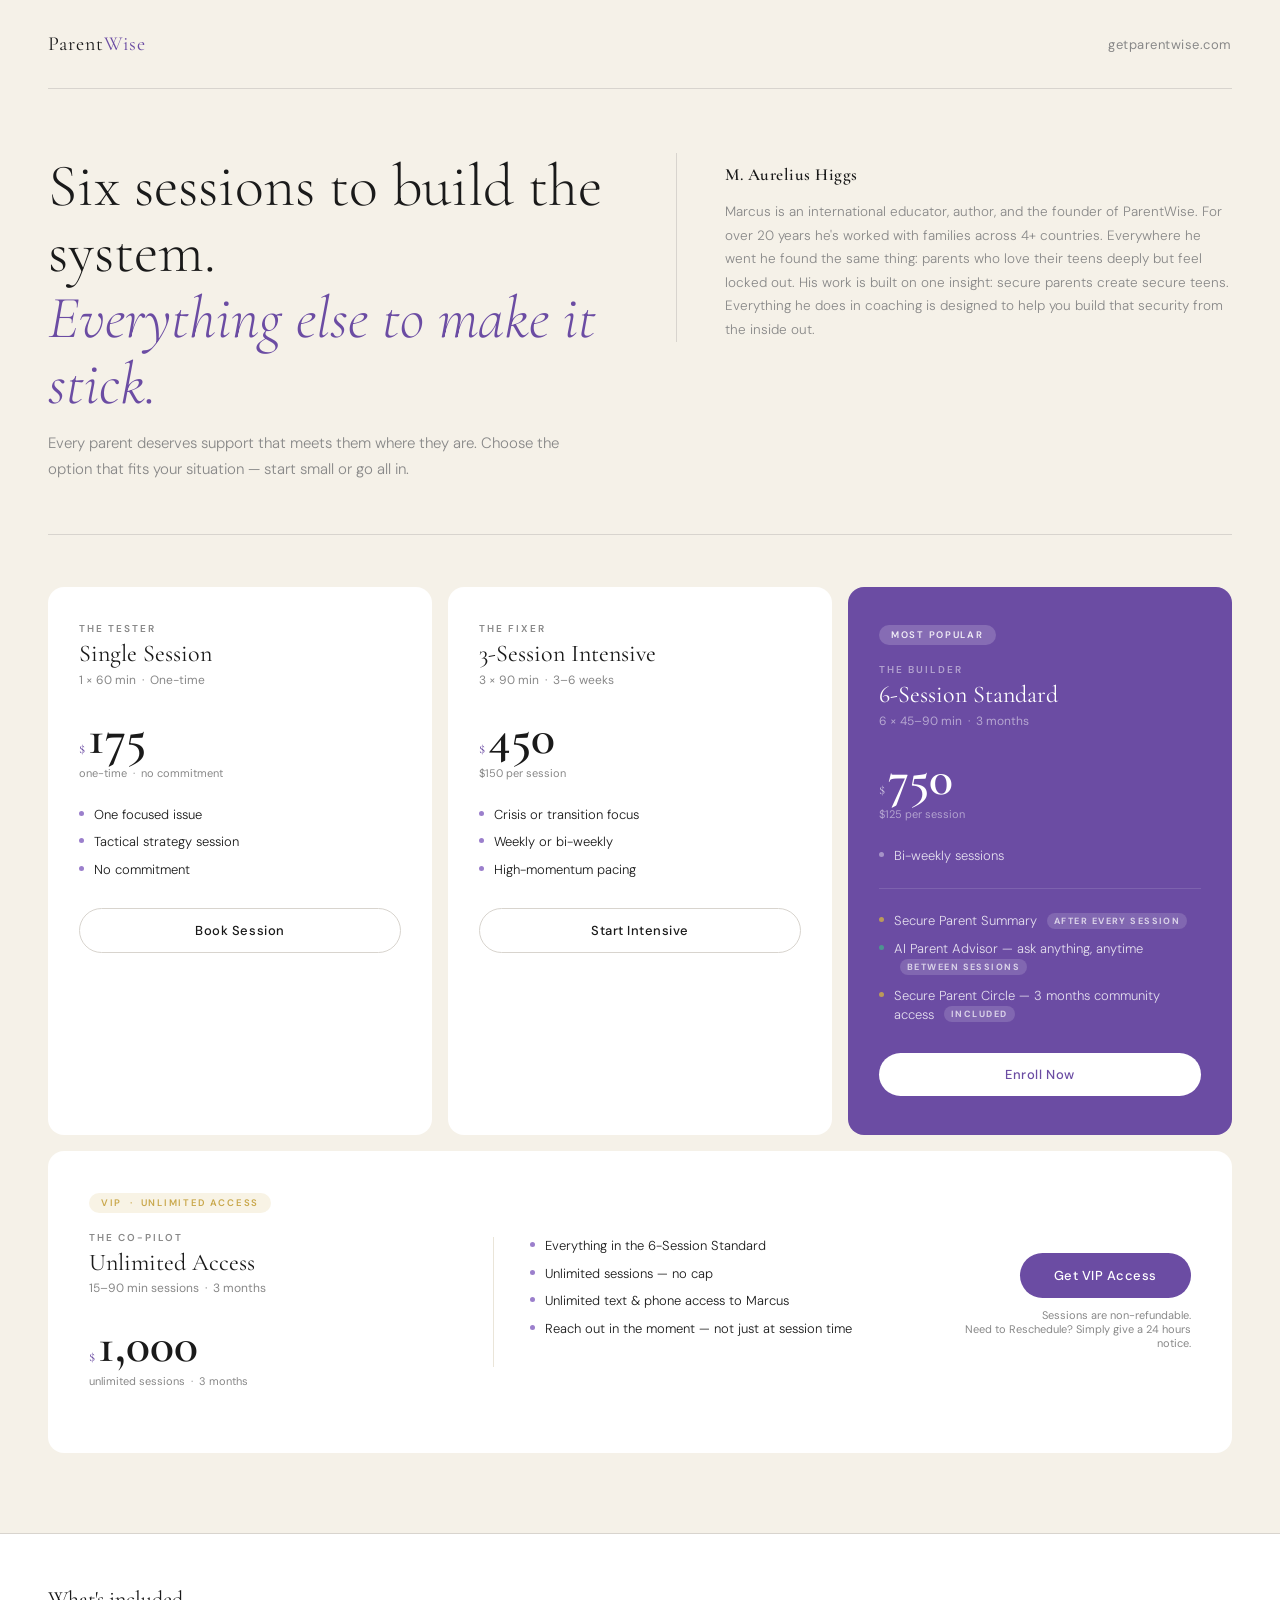
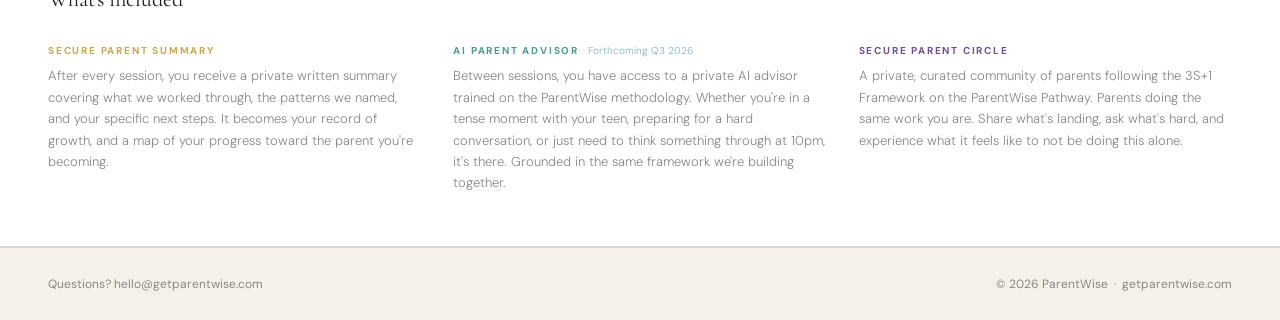
<file: coaching/index.html>
<!DOCTYPE html>
<html lang="en">
<head>
<meta charset="UTF-8">
<meta name="viewport" content="width=device-width, initial-scale=1.0">
<title>ParentWise — Coaching</title>
<link rel="preconnect" href="https://fonts.googleapis.com">
<link rel="preconnect" href="https://fonts.gstatic.com" crossorigin>
<link href="https://fonts.googleapis.com/css2?family=Cormorant+Garamond:ital,wght@0,300;0,400;0,600;1,300;1,400&family=DM+Sans:opsz,wght@9..40,300;9..40,400;9..40,500;9..40,600&display=swap" rel="stylesheet">
<link rel="icon" type="image/svg+xml" href="/assets/images/flower-lotus-duotone.svg">
<meta name="description" content="Expert parenting coaching with Marcus. Choose the level of support that fits where you are — from a single session to unlimited access.">
<meta property="og:title" content="ParentWise — Coaching">
<meta property="og:description" content="Expert parenting coaching with Marcus. Choose the level of support that fits where you are — from a single session to unlimited access.">
<meta property="og:url" content="https://getparentwise.com/coaching">
<meta property="og:type" content="website">
<meta name="twitter:card" content="summary">
<style>
  :root {
    --purple:       #6B4CA3;
    --purple-deep:  #4E3578;
    --purple-light: #9B7FCC;
    --purple-pale:  #EDE6F7;
    --cream:        #F5F1E8;
    --cream-dark:   #EAE5D9;
    --black:        #1A1A1A;
    --grey:         #888;
    --grey-light:   #D8D4CE;
    --white:        #FFFFFF;
    --gold:         #C9A84C;
    --teal:         #4A9B8E;
  }

  *, *::before, *::after { box-sizing: border-box; margin: 0; padding: 0; }
  html { scroll-behavior: smooth; }

  body {
    font-family: 'DM Sans', sans-serif;
    background: var(--cream);
    color: var(--black);
    min-height: 100vh;
  }

  /* ── NAV ─────────────────────────────── */
  nav {
    padding: 32px 48px;
    display: flex;
    align-items: center;
    justify-content: space-between;
  }

  .logo {
    font-family: 'Cormorant Garamond', serif;
    font-size: 20px;
    font-weight: 400;
    letter-spacing: 0.05em;
    color: var(--black);
  }
  .logo span { color: var(--purple); }

  nav a {
    font-size: 13px;
    color: var(--grey);
    text-decoration: none;
    letter-spacing: 0.04em;
    transition: color 0.2s;
  }
  nav a:hover { color: var(--black); }

  /* ── HEADER ──────────────────────────── */
  header {
    padding: 64px 48px 52px;
    display: grid;
    grid-template-columns: 1fr 1fr;
    gap: 72px;
    align-items: start;
  }

  header h1 {
    font-family: 'Cormorant Garamond', serif;
    font-size: clamp(38px, 5.5vw, 60px);
    font-weight: 300;
    line-height: 1.1;
    color: var(--black);
    margin-bottom: 14px;
  }
  header h1 em { font-style: italic; color: var(--purple); }

  header p {
    font-size: 15px;
    font-weight: 300;
    color: var(--grey);
    line-height: 1.7;
  }

  .hero-right {
    padding-top: 8px;
    border-left: 1px solid var(--grey-light);
    padding-left: 48px;
  }
  .hero-right .coach-name {
    font-family: 'Cormorant Garamond', serif;
    font-size: 17px;
    font-weight: 600;
    letter-spacing: 0.03em;
    color: var(--black);
    margin-bottom: 10px;
  }
  .hero-right .coach-bio {
    font-size: 13.5px;
    font-weight: 300;
    color: var(--grey);
    line-height: 1.75;
  }

  /* ── DIVIDER ─────────────────────────── */
  .divider { height: 1px; background: var(--grey-light); margin: 0 48px; }

  /* ── MAIN ────────────────────────────── */
  main { padding: 52px 48px 80px; }

  /* Top row: 3 cards */
  .row-three {
    display: grid;
    grid-template-columns: repeat(3, 1fr);
    gap: 16px;
    margin-bottom: 16px;
  }

  /* Bottom row: VIP wide */
  .row-one { display: grid; grid-template-columns: 1fr; }

  /* ── CARD ────────────────────────────── */
  .card {
    background: var(--white);
    border-radius: 16px;
    padding: 34px 30px 38px;
    border: 1px solid transparent;
    transition: border-color 0.25s, box-shadow 0.25s;
    position: relative;
  }

  .card:hover {
    border-color: var(--grey-light);
    box-shadow: 0 6px 28px rgba(26,26,26,0.07);
  }

  /* Featured */
  .card.featured {
    background: var(--purple);
    border-color: transparent;
  }
  .card.featured:hover {
    box-shadow: 0 10px 44px rgba(107,76,163,0.30);
    border-color: transparent;
  }

  /* Wide VIP */
  .card.wide {
    display: grid;
    grid-template-columns: 1.1fr 1.2fr 0.7fr;
    gap: 0;
    align-items: center;
    padding: 38px 40px;
  }
  .card.wide .w-body  { grid-column: 1/2; }
  .card.wide .w-feats { grid-column: 2/3; border-left: 1px solid var(--cream-dark); padding-left: 36px; }
  .card.wide .w-act   { grid-column: 3/4; display: flex; flex-direction: column; align-items: flex-end; gap: 10px; }

  /* ── BADGE ───────────────────────────── */
  .badge {
    display: inline-block;
    font-size: 9.5px;
    font-weight: 600;
    letter-spacing: 0.18em;
    text-transform: uppercase;
    padding: 4px 12px;
    border-radius: 50px;
    margin-bottom: 18px;
  }
  .badge-popular { background: rgba(255,255,255,0.18); color: rgba(255,255,255,0.88); }
  .badge-vip     { background: rgba(201,168,76,0.14); color: var(--gold); }

  /* ── CARD LABELS ─────────────────────── */
  .card-tag {
    font-size: 10px;
    font-weight: 600;
    letter-spacing: 0.2em;
    text-transform: uppercase;
    color: var(--grey);
    margin-bottom: 5px;
  }
  .card.featured .card-tag { color: rgba(255,255,255,0.48); }

  .card-name {
    font-family: 'Cormorant Garamond', serif;
    font-size: 24px;
    font-weight: 400;
    color: var(--black);
    line-height: 1.15;
    margin-bottom: 4px;
  }
  .card.featured .card-name { color: var(--white); }

  .card-meta { font-size: 12px; color: var(--grey); margin-bottom: 24px; }
  .card.featured .card-meta { color: rgba(255,255,255,0.5); }

  /* ── PRICE ───────────────────────────── */
  .price { display: flex; align-items: baseline; gap: 3px; margin-bottom: 4px; }

  .price-sym {
    font-family: 'Cormorant Garamond', serif;
    font-size: 15px;
    color: var(--purple);
    padding-top: 5px;
  }
  .card.featured .price-sym { color: rgba(255,255,255,0.65); }

  .price-amount {
    font-family: 'Cormorant Garamond', serif;
    font-size: 50px;
    font-weight: 600;
    line-height: 1;
    color: var(--black);
  }
  .card.featured .price-amount { color: var(--white); }

  .price-plan {
    font-size: 11px;
    color: var(--grey);
    margin-bottom: 24px;
    min-height: 16px;
  }
  .card.featured .price-plan { color: rgba(255,255,255,0.48); }

  /* ── FEATURES ────────────────────────── */
  .features {
    list-style: none;
    display: flex;
    flex-direction: column;
    gap: 9px;
    margin-bottom: 28px;
  }

  .features li {
    display: flex;
    align-items: flex-start;
    gap: 10px;
    font-size: 13px;
    font-weight: 300;
    color: var(--black);
    line-height: 1.45;
  }
  .card.featured .features li { color: rgba(255,255,255,0.82); }

  .dot {
    flex-shrink: 0;
    width: 5px;
    height: 5px;
    border-radius: 50%;
    background: var(--purple-light);
    margin-top: 5px;
  }
  .card.featured .dot { background: rgba(255,255,255,0.4); }

  /* highlight dot for bonus items */
  .dot-gold { background: var(--gold) !important; opacity: 0.85; }
  .dot-teal { background: var(--teal) !important; opacity: 0.9; }

  /* inline feature label */
  .feat-label {
    font-size: 9px;
    font-weight: 700;
    letter-spacing: 0.16em;
    text-transform: uppercase;
    padding: 2px 7px;
    border-radius: 50px;
    margin-left: 6px;
    vertical-align: middle;
    position: relative;
    top: -1px;
  }
  .feat-label-gold { background: rgba(201,168,76,0.2); color: var(--gold); }
  .feat-label-teal { background: rgba(74,155,142,0.15); color: var(--teal); }
  .feat-label-white { background: rgba(255,255,255,0.15); color: rgba(255,255,255,0.7); }

  /* section rule inside featured card */
  li.feat-rule {
    list-style: none;
    height: 1px;
    background: rgba(255,255,255,0.12);
    margin: 14px 0 14px;
    padding: 0;
  }

  /* ── BUTTONS ─────────────────────────── */
  .btn {
    display: inline-block;
    font-family: 'DM Sans', sans-serif;
    font-size: 13px;
    font-weight: 500;
    letter-spacing: 0.04em;
    padding: 13px 26px;
    border-radius: 50px;
    text-decoration: none;
    text-align: center;
    transition: all 0.22s ease;
    cursor: pointer;
    border: none;
    white-space: nowrap;
  }

  .btn-ghost {
    background: transparent;
    border: 1px solid var(--grey-light);
    color: var(--black);
    width: 100%;
  }
  .btn-ghost:hover { border-color: var(--purple-light); color: var(--purple); background: var(--purple-pale); }

  .btn-white { background: var(--white); color: var(--purple); width: 100%; }
  .btn-white:hover { background: var(--cream); box-shadow: 0 4px 18px rgba(0,0,0,0.10); }

  .btn-purple { background: var(--purple); color: var(--white); padding: 14px 34px; }
  .btn-purple:hover { background: var(--purple-deep); box-shadow: 0 6px 26px rgba(107,76,163,0.38); transform: translateY(-1px); }

  .btn-note { font-size: 11px; color: var(--grey); text-align: right; }

  /* ── FEATURES EXPLAINER ──────────────── */
  .features-explainer {
    padding: 52px 48px;
    background: var(--white);
    border-top: 1px solid var(--grey-light);
    border-bottom: 1px solid var(--grey-light);
  }
  .features-explainer h2 {
    font-family: 'Cormorant Garamond', serif;
    font-size: 22px;
    font-weight: 400;
    color: var(--black);
    margin-bottom: 32px;
  }
  .explainer-grid {
    display: grid;
    grid-template-columns: repeat(3, 1fr);
    gap: 32px;
  }
  .explainer-item .explainer-label {
    font-size: 10px;
    font-weight: 700;
    letter-spacing: 0.18em;
    text-transform: uppercase;
    margin-bottom: 8px;
  }
  .explainer-item .explainer-label.gold   { color: var(--gold); }
  .explainer-item .explainer-label.teal   { color: var(--teal); }
  .explainer-item .explainer-label.purple { color: var(--purple); }
  .explainer-item p {
    font-size: 13px;
    font-weight: 300;
    color: var(--grey);
    line-height: 1.65;
  }

  /* ── TESTIMONIALS ────────────────────── */
  .testimonials {
    padding: 60px 48px;
  }
  .testimonials h2 {
    font-family: 'Cormorant Garamond', serif;
    font-size: 22px;
    font-weight: 400;
    color: var(--black);
    margin-bottom: 32px;
  }
  .testimonial-grid {
    display: grid;
    grid-template-columns: repeat(3, 1fr);
    gap: 20px;
  }
  .testimonial-card {
    background: var(--white);
    border-radius: 14px;
    padding: 28px;
    border: 1px solid var(--grey-light);
  }
  .testimonial-quote {
    font-size: 14px;
    font-weight: 300;
    color: var(--black);
    line-height: 1.7;
    margin-bottom: 20px;
    font-style: italic;
  }
  .testimonial-author {
    font-size: 11px;
    font-weight: 600;
    letter-spacing: 0.08em;
    color: var(--grey);
    text-transform: uppercase;
  }
  .testimonial-tier {
    font-size: 10px;
    color: var(--purple-light);
    margin-top: 2px;
  }

  /* ── FOOTER ──────────────────────────── */
  footer {
    padding: 28px 48px;
    border-top: 1px solid var(--grey-light);
    display: flex;
    align-items: center;
    justify-content: space-between;
  }
  footer p  { font-size: 12px; color: var(--grey); }
  footer a  { font-size: 12px; color: var(--grey); text-decoration: none; transition: color 0.2s; }
  footer a:hover { color: var(--black); }

  /* ── RESPONSIVE ──────────────────────── */
  @media (max-width: 980px) {
    nav, header, main, footer { padding-left: 28px; padding-right: 28px; }
    .divider { margin: 0 28px; }
    header { grid-template-columns: 1fr; gap: 36px; }
    .hero-right { border-left: none; padding-left: 0; border-top: 1px solid var(--grey-light); padding-top: 24px; }
    .row-three { grid-template-columns: 1fr; }
    .card.wide { grid-template-columns: 1fr; gap: 28px; }
    .card.wide .w-feats { border-left: none; border-top: 1px solid var(--cream-dark); padding-left: 0; padding-top: 24px; }
    .card.wide .w-act { align-items: flex-start; }
    .features-explainer { padding-left: 28px; padding-right: 28px; }
    .explainer-grid     { grid-template-columns: 1fr; gap: 24px; }
    .testimonials       { padding-left: 28px; padding-right: 28px; }
    .testimonial-grid   { grid-template-columns: 1fr; }
  }

  @media (max-width: 580px) {
    nav, header, main, footer { padding-left: 20px; padding-right: 20px; }
    .divider { margin: 0 20px; }
    header { padding-top: 44px; padding-bottom: 36px; }
    main { padding-top: 36px; }
    .features-explainer { padding-left: 20px; padding-right: 20px; }
    .testimonials       { padding-left: 20px; padding-right: 20px; }
  }
</style>
</head>
<body>

<!-- NAV -->
<nav>
  <div class="logo">Parent<span>Wise</span></div>
  <a href="https://getparentwise.com">getparentwise.com</a>
</nav>

<div class="divider"></div>

<!-- HEADER -->
<header>
  <div class="hero-left">
    <h1>Six sessions to build the system.<br><em>Everything else to make it stick.</em></h1>
    <p>Every parent deserves support that meets them where they are. Choose the option that fits your situation — start small or go all in.</p>
  </div>
  <div class="hero-right">
    <p class="coach-name">M. Aurelius Higgs</p>
    <p class="coach-bio">Marcus is an international educator, author, and the founder of ParentWise. For over 20 years he's worked with families across 4+ countries. Everywhere he went he found the same thing: parents who love their teens deeply but feel locked out. His work is built on one insight: secure parents create secure teens. Everything he does in coaching is designed to help you build that security from the inside out.</p>
  </div>
</header>

<div class="divider"></div>

<!-- PRICING -->
<main>

  <!-- Row 1: 3 standard cards -->
  <div class="row-three">

    <!-- Single Session -->
    <div class="card">
      <div class="card-tag">The Tester</div>
      <div class="card-name">Single Session</div>
      <div class="card-meta">1 × 60 min &nbsp;·&nbsp; One-time</div>
      <div class="price">
        <span class="price-sym">$</span>
        <span class="price-amount">175</span>
      </div>
      <div class="price-plan">one-time &nbsp;·&nbsp; no commitment</div>
      <ul class="features">
        <li><span class="dot"></span>One focused issue</li>
        <li><span class="dot"></span>Tactical strategy session</li>
        <li><span class="dot"></span>No commitment</li>
      </ul>
      <a href="https://buy.stripe.com/4gMdR8bGJdm431t0OK9Ve0d" class="btn btn-ghost">Book Session</a>

    </div>

    <!-- 3-Session Intensive -->
    <div class="card">
      <div class="card-tag">The Fixer</div>
      <div class="card-name">3-Session Intensive</div>
      <div class="card-meta">3 × 90 min &nbsp;·&nbsp; 3–6 weeks</div>
      <div class="price">
        <span class="price-sym">$</span>
        <span class="price-amount">450</span>
      </div>
      <div class="price-plan">$150 per session</div>
      <ul class="features">
        <li><span class="dot"></span>Crisis or transition focus</li>
        <li><span class="dot"></span>Weekly or bi-weekly</li>
        <li><span class="dot"></span>High-momentum pacing</li>
      </ul>
      <a href="https://buy.stripe.com/aFa8wOeSVa9SatV2WS9Ve0e" class="btn btn-ghost">Start Intensive</a>
    </div>

    <!-- 6-Session Standard: FEATURED -->
    <div class="card featured">
      <span class="badge badge-popular">Most Popular</span>
      <div class="card-tag">The Builder</div>
      <div class="card-name">6-Session Standard</div>
      <div class="card-meta">6 × 45–90 min &nbsp;·&nbsp; 3 months</div>
      <div class="price">
        <span class="price-sym">$</span>
        <span class="price-amount">750</span>
      </div>
      <div class="price-plan">$125 per session</div>
      <ul class="features">
        <li><span class="dot"></span>Bi-weekly sessions</li>

        <li class="feat-rule" role="presentation"></li>

        <li>
          <span class="dot dot-gold"></span>
          <span>Secure Parent Summary
            <span class="feat-label feat-label-white">After every session</span>
          </span>
        </li>
        <li>
          <span class="dot dot-teal"></span>
          <span>AI Parent Advisor — ask anything, anytime
            <span class="feat-label feat-label-white">Between sessions</span>
          </span>
        </li>
        <li>
          <span class="dot dot-gold"></span>
          <span>Secure Parent Circle — 3 months community access
            <span class="feat-label feat-label-white">Included</span>
          </span>
        </li>
      </ul>
      <a href="https://buy.stripe.com/dRm4gy12581K45xfJE9Ve0f" class="btn btn-white">Enroll Now</a>
    </div>

  </div>

  <!-- Row 2: VIP Unlimited -->
  <div class="row-one">
    <div class="card wide">

      <div class="w-body">
        <span class="badge badge-vip">VIP &nbsp;·&nbsp; Unlimited Access</span>
        <div class="card-tag">The Co-Pilot</div>
        <div class="card-name">Unlimited Access</div>
        <div class="card-meta">15–90 min sessions &nbsp;·&nbsp; 3 months</div>
        <div class="price">
          <span class="price-sym">$</span>
          <span class="price-amount">1,000</span>
        </div>
        <div class="price-plan">unlimited sessions &nbsp;·&nbsp; 3 months</div>
      </div>

      <div class="w-feats">
        <ul class="features">
          <li><span class="dot"></span>Everything in the 6-Session Standard</li>
          <li><span class="dot"></span>Unlimited sessions — no cap</li>
          <li><span class="dot"></span>Unlimited text &amp; phone access to Marcus</li>
          <li><span class="dot"></span>Reach out in the moment — not just at session time</li>
        </ul>
      </div>

      <div class="w-act">
        <a href="https://buy.stripe.com/4gMfZg5il3Lu7hJ7d89Ve0h" class="btn btn-purple">Get VIP Access</a>
        <p class="btn-note">Sessions are non-refundable.<br>Need to Reschedule? Simply give a 24 hours notice. </p>
      </div>

    </div>
  </div>

</main>

<!-- FEATURES EXPLAINER -->
<section class="features-explainer">
  <h2>What's included</h2>
  <div class="explainer-grid">
    <div class="explainer-item">
      <div class="explainer-label gold">Secure Parent Summary</div>
      <p>After every session, you receive a private written summary covering what we worked through, the patterns we named, and your specific next steps. It becomes your record of growth, and a map of your progress toward the parent you're becoming.</p>
    </div>
    <div class="explainer-item">
      <div class="explainer-label teal">AI Parent Advisor <span style="font-weight:300;letter-spacing:0;text-transform:none;opacity:0.7;">· Forthcoming Q3 2026</span></div>
      <p>Between sessions, you have access to a private AI advisor trained on the ParentWise methodology. Whether you're in a tense moment with your teen, preparing for a hard conversation, or just need to think something through at 10pm, it's there. Grounded in the same framework we're building together.</p>
    </div>
    <div class="explainer-item">
      <div class="explainer-label purple">Secure Parent Circle</div>
      <p>A private, curated community of parents following the 3S+1 Framework on the ParentWise Pathway. Parents doing the same work you are. Share what's landing, ask what's hard, and experience what it feels like to not be doing this alone.</p>
    </div>
  </div>
</section>

<!-- TESTIMONIALS 
<section class="testimonials">
  <h2>What parents say</h2>
  <div class="testimonial-grid">
    <div class="testimonial-card">
      <p class="testimonial-quote">"I came in thinking my son was the problem. I realized the relationship needed me to change first. Marcus doesn't let you stay comfortable, but he never makes you feel broken. That's rare."</p>
      <div class="testimonial-author">Danielle R. &nbsp;·&nbsp; Mother of a 15-year-old, Dubai</div>
    </div>
    <div class="testimonial-card">
      <p class="testimonial-quote">"From our sessions I got a framework to start reconnecting. I didn't need years of therapy. I needed a clear system I could actually use it."</p>
      <div class="testimonial-author">James K. &nbsp;·&nbsp; Father of a 17-year-old, London</div>
    </div>
    <div class="testimonial-card">
      <p class="testimonial-quote">"Having Marcus on call during those three months changed everything. When something exploded it was good knowing I wasn't alone in it. My relationship with my son is genuinely different now."</p>
      <div class="testimonial-author">Priya M. &nbsp;·&nbsp; Mother of a 16-year-old, Singapore</div>
    </div>
  </div>
</section>

<div class="divider"></div>-->

<!-- FOOTER -->
<footer>
  <p>Questions? <a href="mailto:hello@getparentwise.com">hello@getparentwise.com</a></p>
  <p>© 2026 ParentWise &nbsp;·&nbsp; <a href="https://getparentwise.com">getparentwise.com</a></p>
</footer>

</body>
</html>
</file>
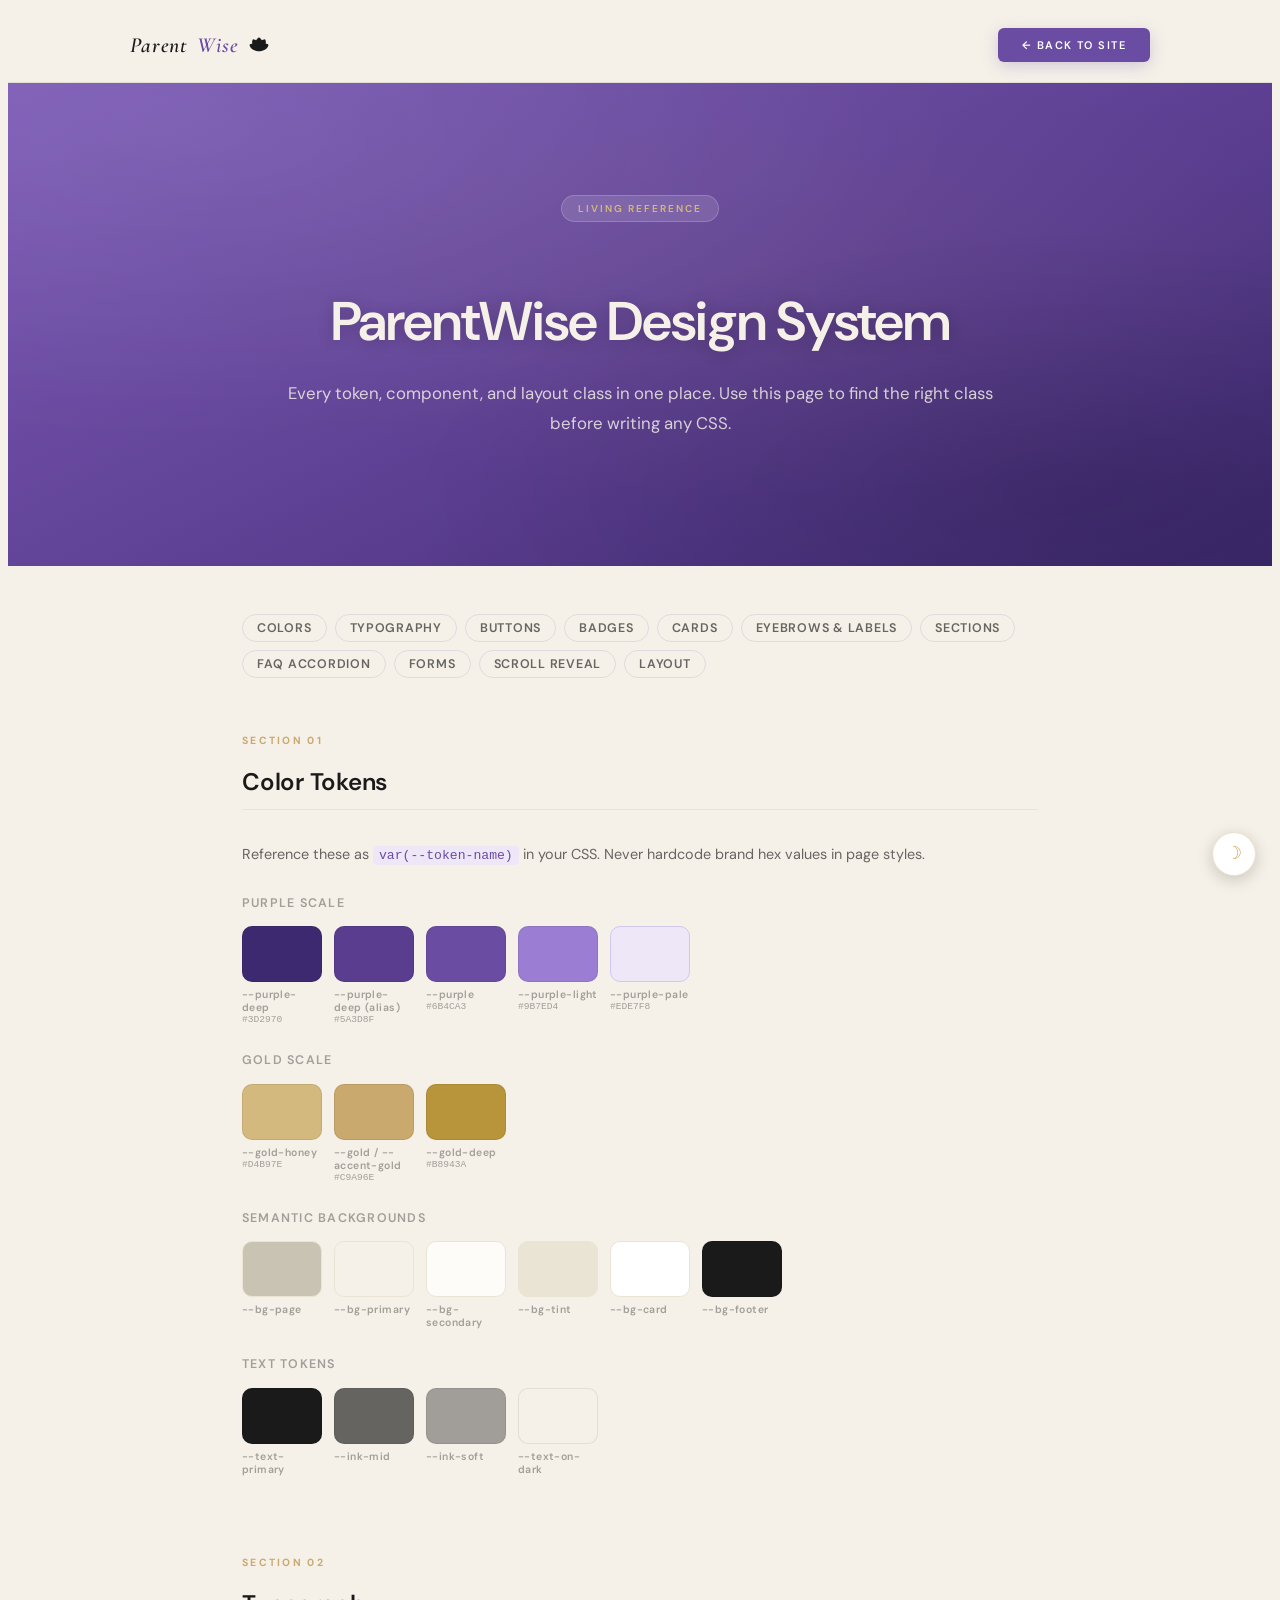
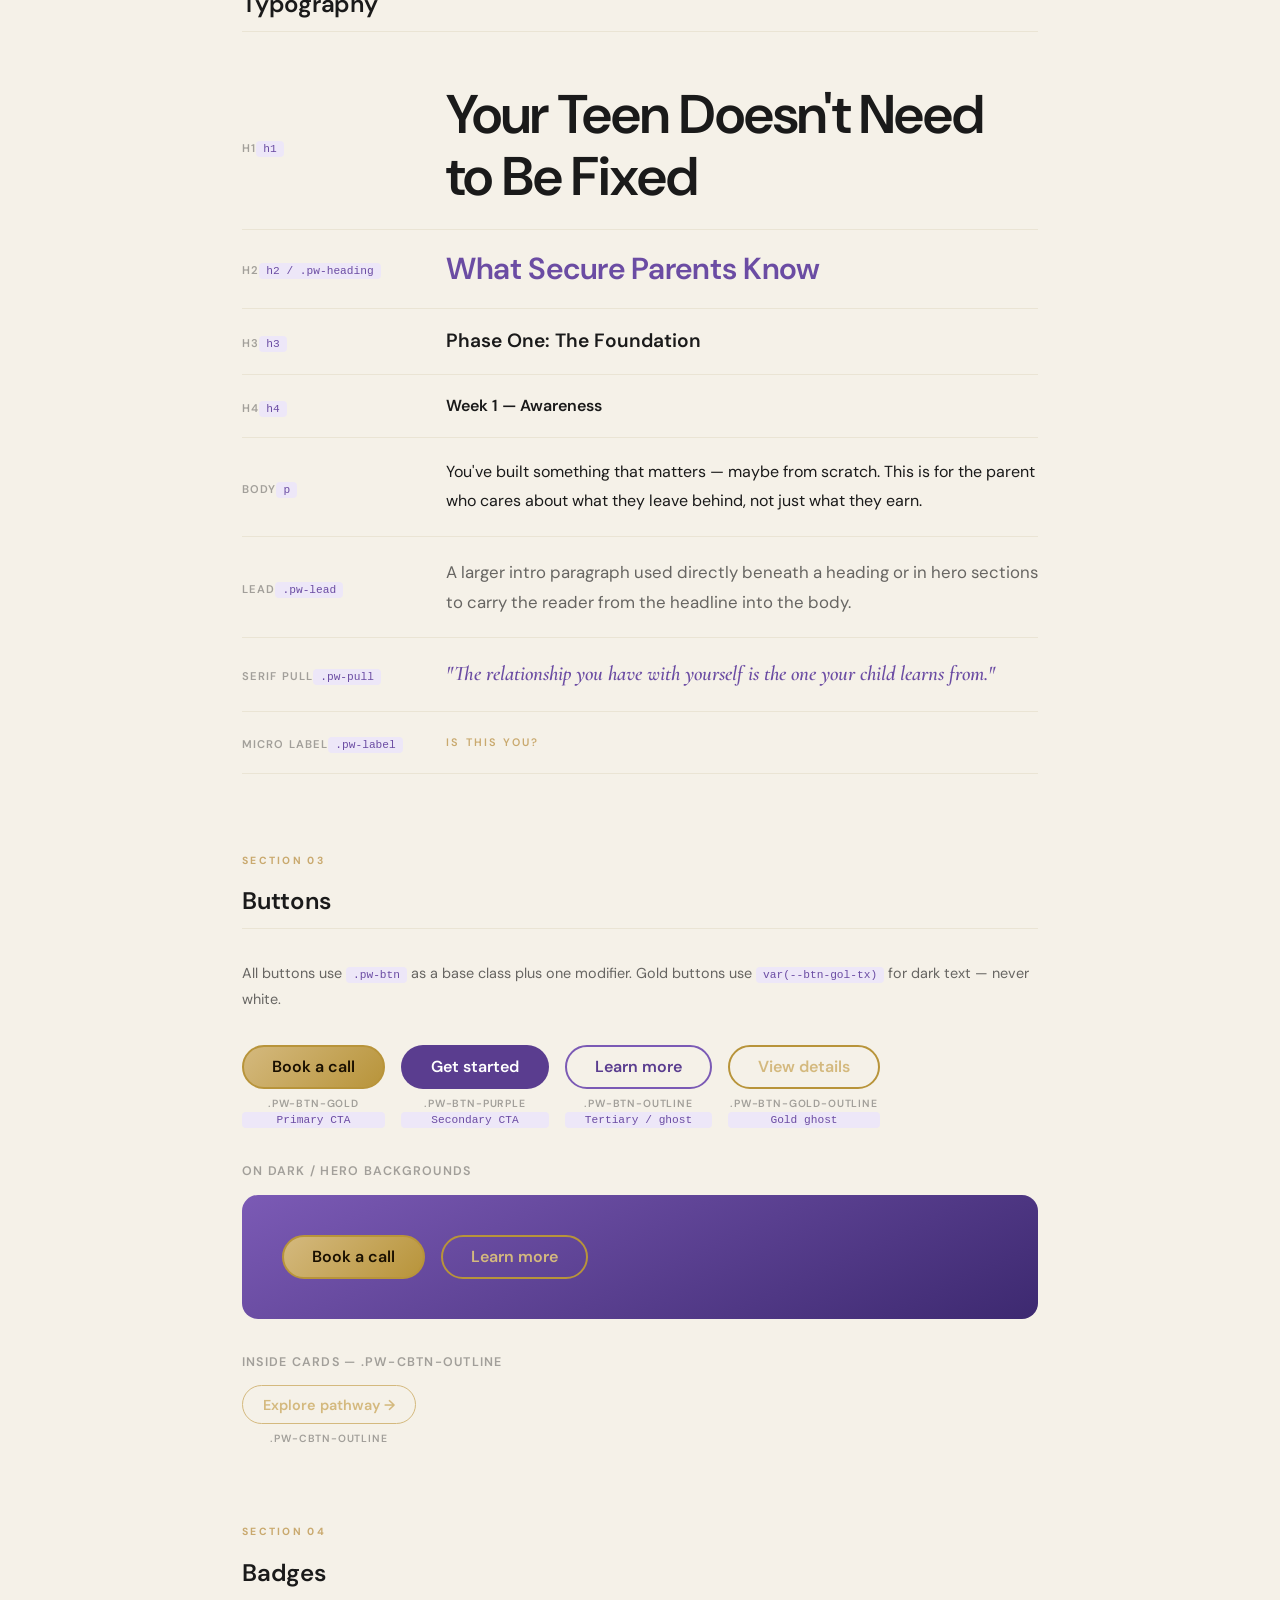
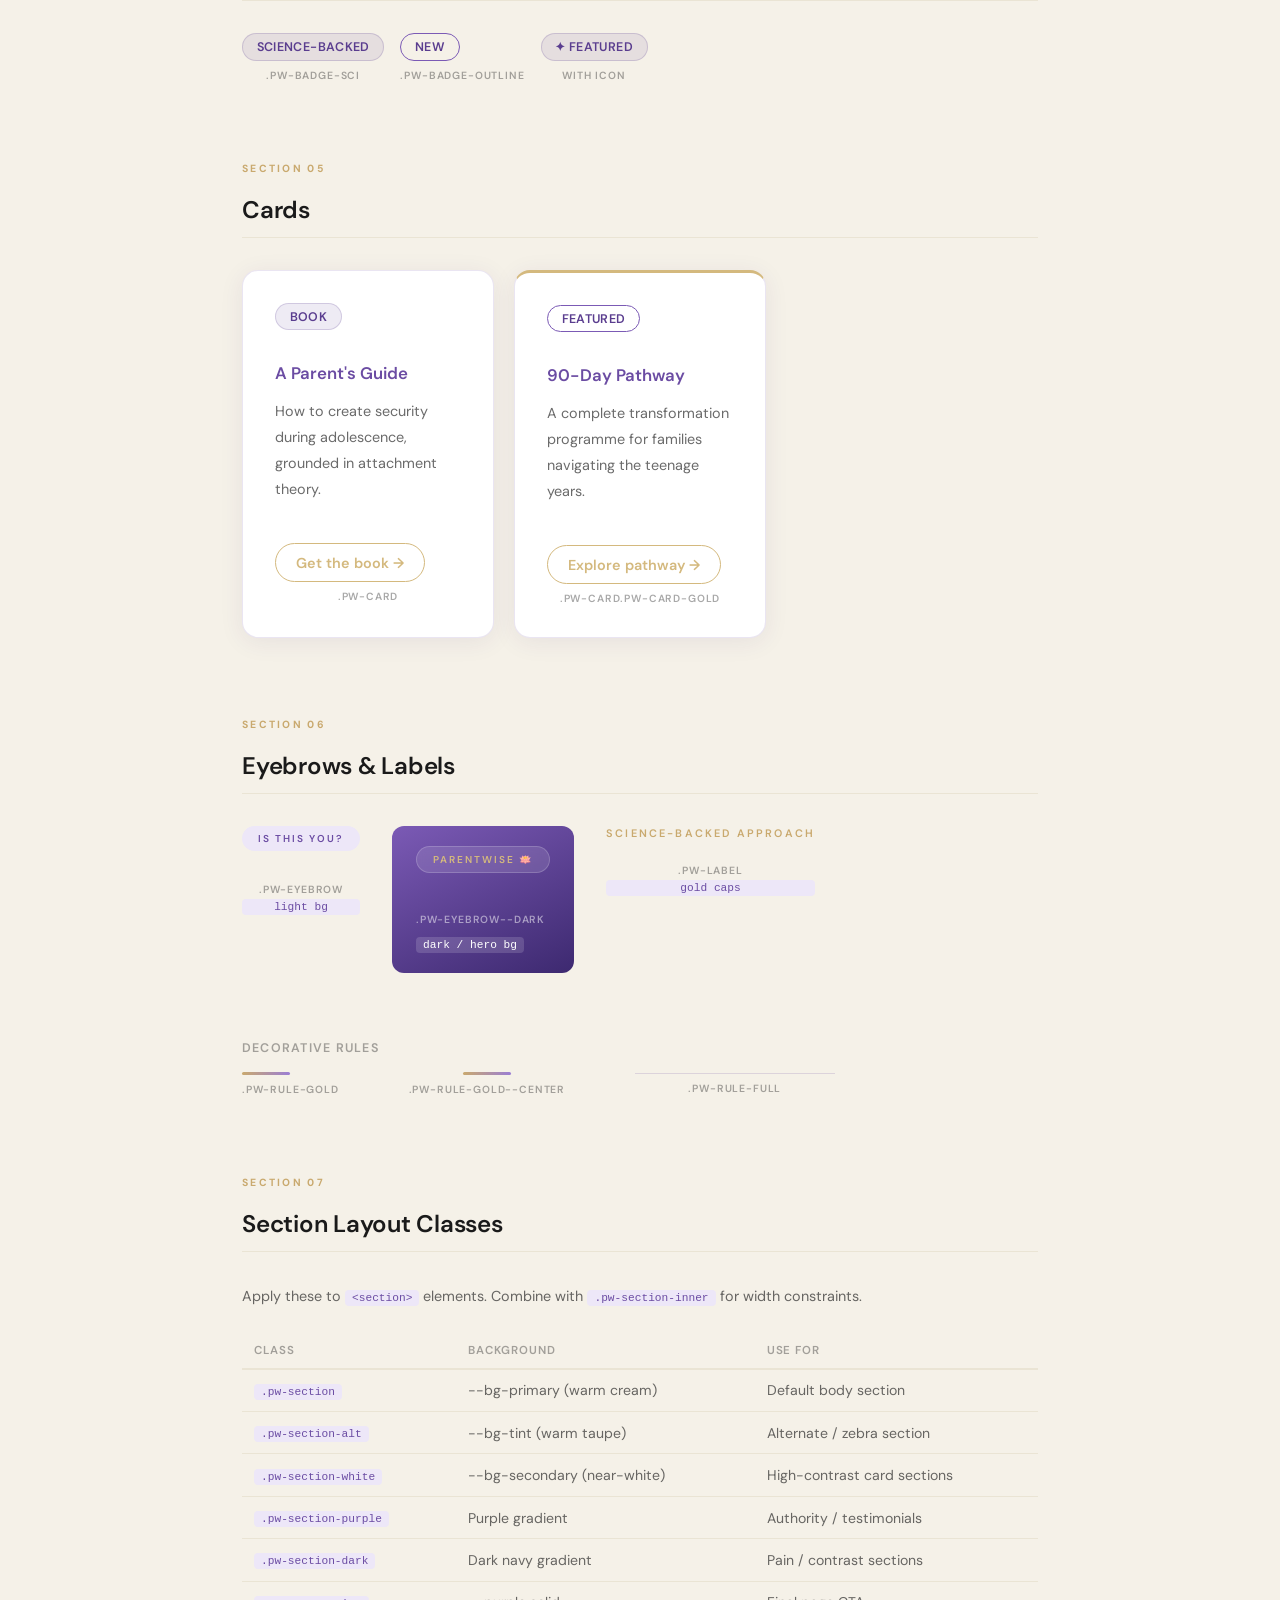
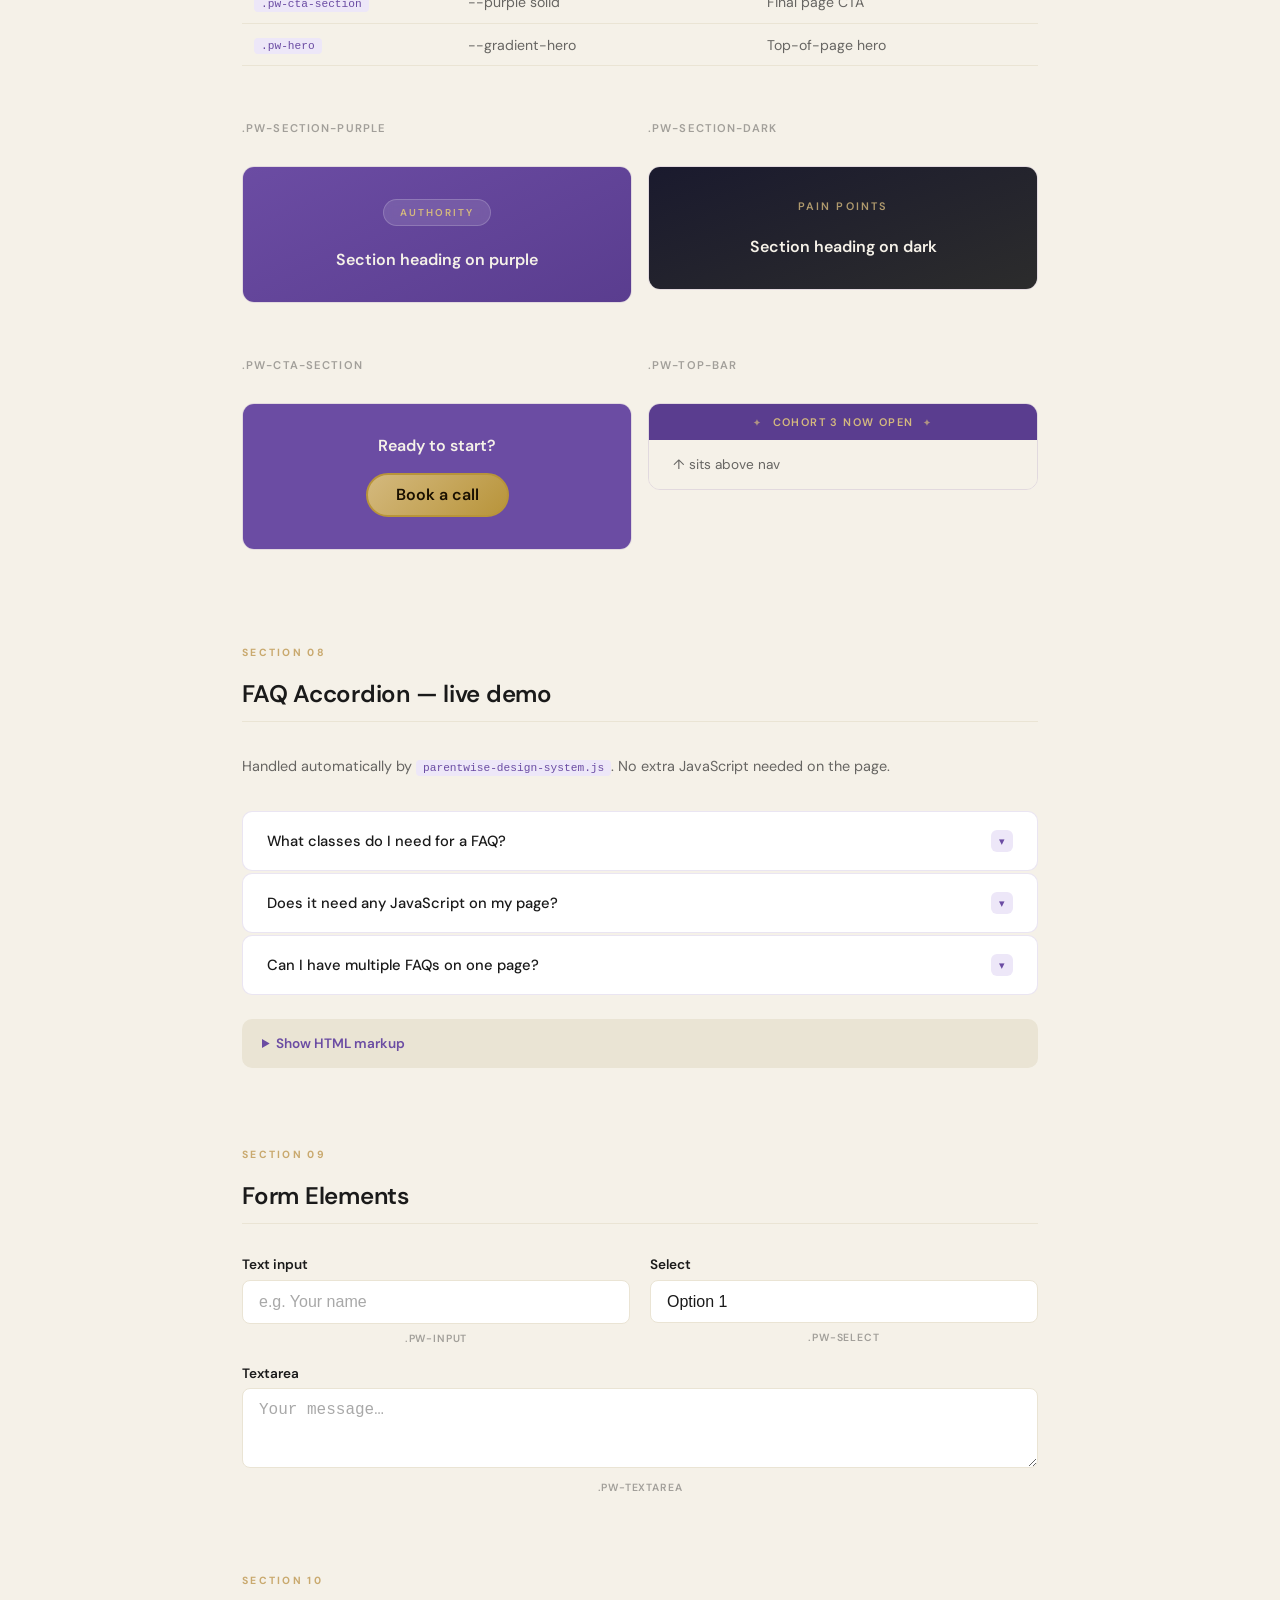
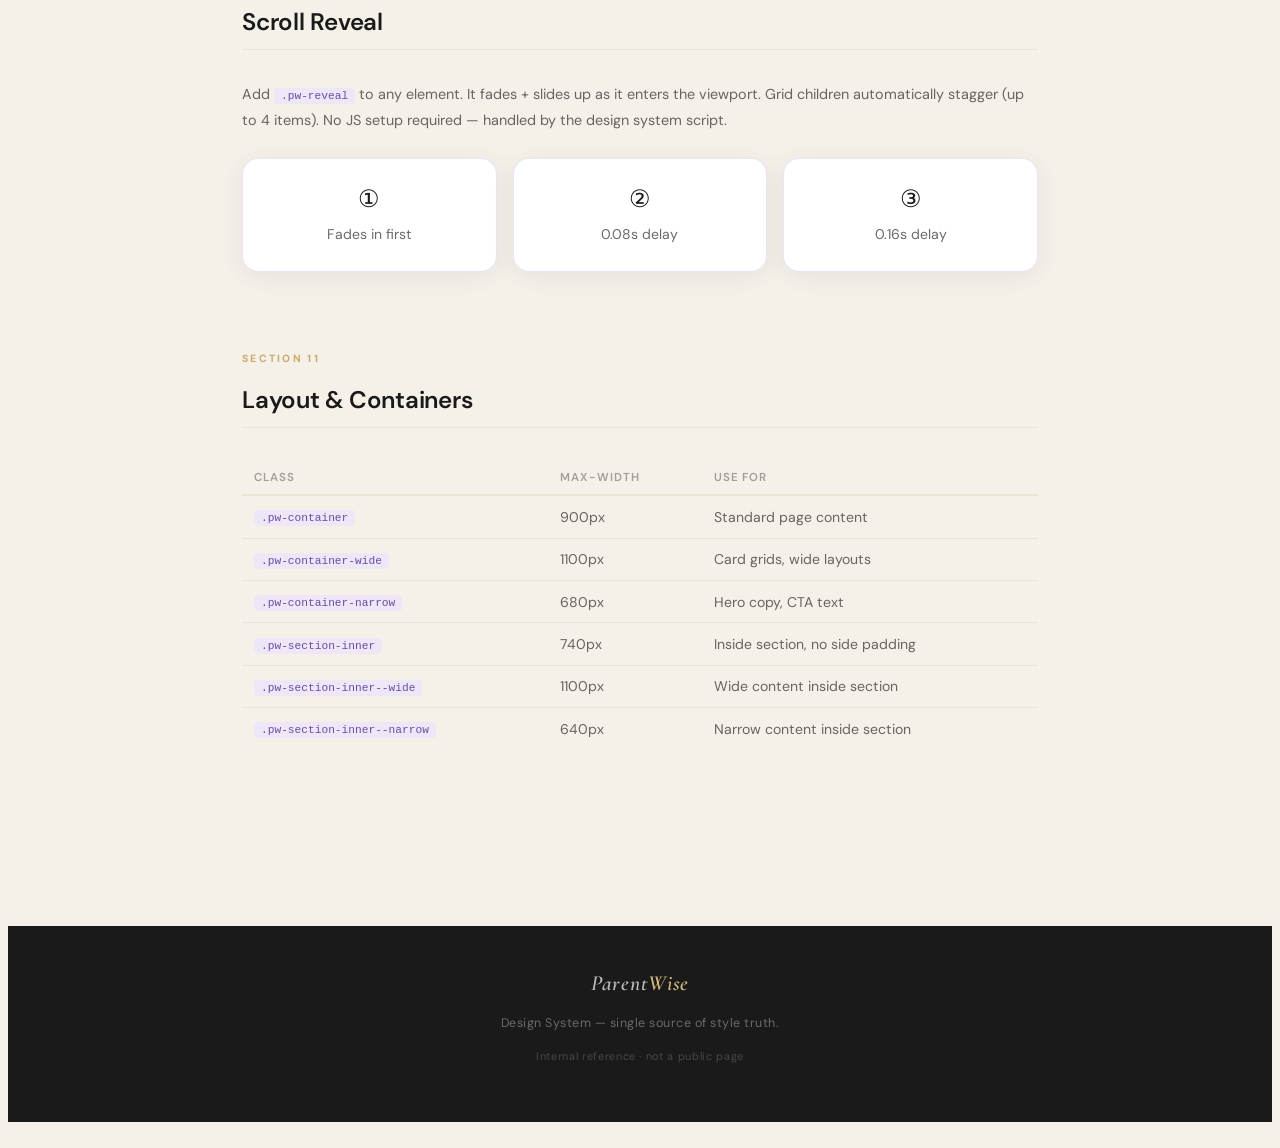
<file: style-guide/index.html>
<!DOCTYPE html>
<html lang="en" data-mode="dark">
<head>
  <meta charset="UTF-8" />
  <meta name="viewport" content="width=device-width, initial-scale=1.0" />
  <title>Design System — ParentWise</title>
  <link rel="icon" type="image/svg+xml" href="/assets/images/flower-lotus-duotone.svg" />
  <script>(function(){var t=localStorage.getItem('pw-theme');var d=window.matchMedia&&window.matchMedia('(prefers-color-scheme: dark)').matches;if(t==='dark'||(t!=='light'&&d))document.documentElement.setAttribute('data-mode','dark');else document.documentElement.setAttribute('data-mode','light')})();</script>
  <link href="https://fonts.googleapis.com/css2?family=DM+Sans:ital,opsz,wght@0,9..40,400;0,9..40,500;0,9..40,600;0,9..40,700&family=Cormorant+Garamond:ital,wght@1,400;1,500&display=swap" rel="stylesheet" />
  <link rel="stylesheet" href="parentwise-design-system.css" />
  <style>
    /* Style-guide-only chrome */
    .sg-page       { max-width: 860px; margin: 0 auto; padding: 3rem 2rem 6rem; }
    .sg-toc        { display: flex; flex-wrap: wrap; gap: 0.5rem; margin-bottom: 3.5rem; }
    .sg-toc a      { font-size: 0.78rem; font-weight: 600; letter-spacing: 0.06em; text-transform: uppercase;
                     padding: 5px 14px; border-radius: 20px; border: 1px solid var(--border);
                     color: var(--ink-mid); text-decoration: none; transition: all 0.2s ease; }
    .sg-toc a:hover { background: var(--purple-pale); border-color: var(--purple); color: var(--purple); }

    .sg-section    { margin-bottom: 5rem; scroll-margin-top: 2rem; }
    .sg-section-title {
      font-size: 0.65rem; font-weight: 700; letter-spacing: 0.22em; text-transform: uppercase;
      color: var(--accent-gold); margin-bottom: 0.4rem; display: block;
    }
    .sg-section > h2 {
      font-family: 'DM Sans', sans-serif; font-size: 1.5rem; font-weight: 600;
      color: var(--text-primary); border-bottom: 1px solid var(--divider);
      padding-bottom: 0.75rem; margin-bottom: 2rem;
    }

    /* Token swatches */
    .sg-swatches   { display: flex; flex-wrap: wrap; gap: 0.75rem; margin-bottom: 1.5rem; }
    .sg-swatch     { width: 80px; }
    .sg-swatch-block { height: 56px; border-radius: 10px; border: 1px solid rgba(0,0,0,0.08); margin-bottom: 6px; }
    .sg-swatch-name { font-size: 0.65rem; font-weight: 600; color: var(--ink-soft); letter-spacing: 0.04em; }
    .sg-swatch-val  { font-size: 0.6rem; color: var(--ink-soft); font-family: monospace; }

    /* Type specimens */
    .sg-type-row   { padding: 1.25rem 0; border-bottom: 1px solid var(--divider); display: grid;
                     grid-template-columns: 180px 1fr; gap: 1.5rem; align-items: center; }
    .sg-type-label { font-size: 0.7rem; font-weight: 600; letter-spacing: 0.1em; text-transform: uppercase;
                     color: var(--ink-soft); }
    .sg-type-code  { font-family: monospace; font-size: 0.72rem; color: var(--purple); background: var(--purple-pale);
                     padding: 2px 8px; border-radius: 4px; }

    /* Component rows */
    .sg-row        { display: flex; flex-wrap: wrap; align-items: center; gap: 1rem; margin-bottom: 2rem; }
    .sg-item       { }
    .sg-label      { display: block; font-size: 0.65rem; font-weight: 600; letter-spacing: 0.08em;
                     text-transform: uppercase; color: var(--ink-soft); margin-top: 0.5rem; text-align: center; }
    .sg-code       { display: inline-block; font-family: monospace; font-size: 0.7rem; color: var(--purple);
                     background: var(--purple-pale); padding: 2px 7px; border-radius: 4px; margin-top: 3px; }

    /* Dark preview panel */
    .sg-dark-panel { background: linear-gradient(155deg, #7B5AB5 0%, #3D2970 100%);
                     border-radius: 16px; padding: 2.5rem; margin-bottom: 2rem; display: flex;
                     flex-wrap: wrap; gap: 1rem; align-items: center; }

    /* Section preview tiles */
    .sg-preview    { border-radius: 12px; overflow: hidden; border: 1px solid var(--border); margin-bottom: 1rem; }
    .sg-preview-label { font-size: 0.7rem; font-weight: 600; letter-spacing: 0.1em; text-transform: uppercase;
                        color: var(--ink-soft); padding: 0.5rem 0; }

    .sg-card-grid  { display: grid; grid-template-columns: repeat(auto-fill, minmax(220px, 1fr)); gap: 1.25rem; }

    /* Form preview */
    .sg-form-grid  { display: grid; grid-template-columns: 1fr 1fr; gap: 1.25rem; }
    @media (max-width: 600px) {
      .sg-type-row  { grid-template-columns: 1fr; }
      .sg-form-grid { grid-template-columns: 1fr; }
    }
  </style>
</head>
<body>

  <!-- Nav -->
  <nav class="pw-nav-bar">
    <div class="pw-nav-inner">
      <a href="/offers" class="pw-logo">
        Parent<span>Wise</span>
        <svg xmlns="http://www.w3.org/2000/svg" width="20" height="20" fill="currentColor" viewBox="0 0 256 256" aria-hidden="true">
          <path d="M128,200c-15.37,0-40.77-.18-70-17.64S19.31,143,16.28,131.82A7.94,7.94,0,0,1,21.74,122a69.59,69.59,0,0,1,30.82-.64h0c-7.63-23.88-4-42.44-1-51.71A8.2,8.2,0,0,1,61,64.18C68.56,65.79,81.28,70,94.6,80.8v0A108.49,108.49,0,0,0,88,119.18C88,178,128,200,128,200Zm106.26-78a69.59,69.59,0,0,0-30.82-.64h0c7.63-23.88,4-42.44,1-51.71A8.2,8.2,0,0,0,195,64.18c-7.52,1.61-20.24,5.8-33.56,16.62v0A108.49,108.49,0,0,1,168,119.18C168,178,128,200,128,200c15.37,0,40.77-.18,70-17.64s38.69-39.34,41.72-50.54A7.94,7.94,0,0,0,234.26,122Z" opacity="0.3"/>
          <path d="M245.83,121.63a15.53,15.53,0,0,0-9.52-7.33,73.51,73.51,0,0,0-22.17-2.22c4-19.85,1-35.55-2.06-44.86a16.15,16.15,0,0,0-18.79-10.88,85.53,85.53,0,0,0-28.55,12.12,94.58,94.58,0,0,0-27.11-33.25,16.05,16.05,0,0,0-19.26,0A94.48,94.48,0,0,0,91.26,68.46,85.53,85.53,0,0,0,62.71,56.34,16.15,16.15,0,0,0,43.92,67.22c-3,9.31-6,25-2.06,44.86a73.51,73.51,0,0,0-22.17,2.22,15.53,15.53,0,0,0-9.52,7.33,16,16,0,0,0-1.6,12.27c3.39,12.57,13.8,36.48,45.33,55.32S113.13,208,128.05,208s42.67,0,74-18.78c31.53-18.84,41.94-42.75,45.33-55.32A16,16,0,0,0,245.83,121.63Z"/>
        </svg>
      </a>
      <a href="/" class="pw-nav-cta">← Back to site</a>
    </div>
  </nav>

  <!-- Hero -->
  <section class="pw-hero">
    <div class="pw-hero-inner">
      <span class="pw-eyebrow pw-eyebrow--dark">Living reference</span>
      <h1>ParentWise Design System</h1>
      <p class="pw-lead pw-lead--on-dark">
        Every token, component, and layout class in one place. Use this page
        to find the right class before writing any CSS.
      </p>
    </div>
  </section>

  <div class="sg-page">

    <!-- Table of contents -->
    <nav class="sg-toc" aria-label="Style guide sections">
      <a href="#colors">Colors</a>
      <a href="#typography">Typography</a>
      <a href="#buttons">Buttons</a>
      <a href="#badges">Badges</a>
      <a href="#cards">Cards</a>
      <a href="#eyebrows">Eyebrows &amp; Labels</a>
      <a href="#sections">Sections</a>
      <a href="#faq">FAQ Accordion</a>
      <a href="#forms">Forms</a>
      <a href="#reveal">Scroll Reveal</a>
      <a href="#layout">Layout</a>
    </nav>


    <!-- ── 1. COLORS ─────────────────────────────────────────────── -->
    <section class="sg-section" id="colors">
      <span class="sg-section-title">Section 01</span>
      <h2>Color Tokens</h2>

      <p style="margin-bottom:1.5rem; color:var(--ink-mid); font-size:0.9rem;">
        Reference these as <code style="font-size:0.82rem; background:var(--purple-pale); color:var(--purple); padding:2px 6px; border-radius:4px;">var(--token-name)</code> in your CSS. Never hardcode brand hex values in page styles.
      </p>

      <p style="font-size:0.78rem; font-weight:600; letter-spacing:0.1em; text-transform:uppercase; color:var(--ink-soft); margin-bottom:0.75rem;">Purple Scale</p>
      <div class="sg-swatches">
        <div class="sg-swatch"><div class="sg-swatch-block" style="background:#3D2970;"></div><div class="sg-swatch-name">--purple-deep</div><div class="sg-swatch-val">#3D2970</div></div>
        <div class="sg-swatch"><div class="sg-swatch-block" style="background:#5A3D8F;"></div><div class="sg-swatch-name">--purple-deep (alias)</div><div class="sg-swatch-val">#5A3D8F</div></div>
        <div class="sg-swatch"><div class="sg-swatch-block" style="background:#6B4CA3;"></div><div class="sg-swatch-name">--purple</div><div class="sg-swatch-val">#6B4CA3</div></div>
        <div class="sg-swatch"><div class="sg-swatch-block" style="background:#9B7ED4;"></div><div class="sg-swatch-name">--purple-light</div><div class="sg-swatch-val">#9B7ED4</div></div>
        <div class="sg-swatch"><div class="sg-swatch-block" style="background:#EDE7F8; border:1px solid #d0c8ee;"></div><div class="sg-swatch-name">--purple-pale</div><div class="sg-swatch-val">#EDE7F8</div></div>
      </div>

      <p style="font-size:0.78rem; font-weight:600; letter-spacing:0.1em; text-transform:uppercase; color:var(--ink-soft); margin-bottom:0.75rem; margin-top:1.5rem;">Gold Scale</p>
      <div class="sg-swatches">
        <div class="sg-swatch"><div class="sg-swatch-block" style="background:#D4B97E;"></div><div class="sg-swatch-name">--gold-honey</div><div class="sg-swatch-val">#D4B97E</div></div>
        <div class="sg-swatch"><div class="sg-swatch-block" style="background:#C9A96E;"></div><div class="sg-swatch-name">--gold / --accent-gold</div><div class="sg-swatch-val">#C9A96E</div></div>
        <div class="sg-swatch"><div class="sg-swatch-block" style="background:#B8943A;"></div><div class="sg-swatch-name">--gold-deep</div><div class="sg-swatch-val">#B8943A</div></div>
      </div>

      <p style="font-size:0.78rem; font-weight:600; letter-spacing:0.1em; text-transform:uppercase; color:var(--ink-soft); margin-bottom:0.75rem; margin-top:1.5rem;">Semantic Backgrounds</p>
      <div class="sg-swatches">
        <div class="sg-swatch"><div class="sg-swatch-block" style="background:var(--bg-page); border:1px solid var(--divider);"></div><div class="sg-swatch-name">--bg-page</div></div>
        <div class="sg-swatch"><div class="sg-swatch-block" style="background:var(--bg-primary); border:1px solid var(--divider);"></div><div class="sg-swatch-name">--bg-primary</div></div>
        <div class="sg-swatch"><div class="sg-swatch-block" style="background:var(--bg-secondary); border:1px solid var(--divider);"></div><div class="sg-swatch-name">--bg-secondary</div></div>
        <div class="sg-swatch"><div class="sg-swatch-block" style="background:var(--bg-tint); border:1px solid var(--divider);"></div><div class="sg-swatch-name">--bg-tint</div></div>
        <div class="sg-swatch"><div class="sg-swatch-block" style="background:var(--bg-card); border:1px solid var(--divider);"></div><div class="sg-swatch-name">--bg-card</div></div>
        <div class="sg-swatch"><div class="sg-swatch-block" style="background:var(--bg-footer);"></div><div class="sg-swatch-name">--bg-footer</div></div>
      </div>

      <p style="font-size:0.78rem; font-weight:600; letter-spacing:0.1em; text-transform:uppercase; color:var(--ink-soft); margin-bottom:0.75rem; margin-top:1.5rem;">Text Tokens</p>
      <div class="sg-swatches">
        <div class="sg-swatch"><div class="sg-swatch-block" style="background:var(--text-primary);"></div><div class="sg-swatch-name">--text-primary</div></div>
        <div class="sg-swatch"><div class="sg-swatch-block" style="background:var(--ink-mid);"></div><div class="sg-swatch-name">--ink-mid</div></div>
        <div class="sg-swatch"><div class="sg-swatch-block" style="background:var(--ink-soft);"></div><div class="sg-swatch-name">--ink-soft</div></div>
        <div class="sg-swatch"><div class="sg-swatch-block" style="background:var(--text-on-dark);"></div><div class="sg-swatch-name">--text-on-dark</div></div>
      </div>
    </section>


    <!-- ── 2. TYPOGRAPHY ──────────────────────────────────────────── -->
    <section class="sg-section" id="typography">
      <span class="sg-section-title">Section 02</span>
      <h2>Typography</h2>

      <div class="sg-type-row">
        <div><span class="sg-type-label">h1</span><span class="sg-code">h1</span></div>
        <h1 style="margin:0;">Your Teen Doesn't Need to Be Fixed</h1>
      </div>
      <div class="sg-type-row">
        <div><span class="sg-type-label">h2</span><span class="sg-code">h2 / .pw-heading</span></div>
        <h2 style="margin:0;">What Secure Parents Know</h2>
      </div>
      <div class="sg-type-row">
        <div><span class="sg-type-label">h3</span><span class="sg-code">h3</span></div>
        <h3 style="margin:0;">Phase One: The Foundation</h3>
      </div>
      <div class="sg-type-row">
        <div><span class="sg-type-label">h4</span><span class="sg-code">h4</span></div>
        <h4 style="margin:0;">Week 1 — Awareness</h4>
      </div>
      <div class="sg-type-row">
        <div><span class="sg-type-label">Body</span><span class="sg-code">p</span></div>
        <p style="margin:0;">You've built something that matters — maybe from scratch. This is for the parent who cares about what they leave behind, not just what they earn.</p>
      </div>
      <div class="sg-type-row">
        <div><span class="sg-type-label">Lead</span><span class="sg-code">.pw-lead</span></div>
        <p class="pw-lead" style="margin:0;">A larger intro paragraph used directly beneath a heading or in hero sections to carry the reader from the headline into the body.</p>
      </div>
      <div class="sg-type-row">
        <div><span class="sg-type-label">Serif pull</span><span class="sg-code">.pw-pull</span></div>
        <p class="pw-pull" style="margin:0;">"The relationship you have with yourself is the one your child learns from."</p>
      </div>
      <div class="sg-type-row">
        <div><span class="sg-type-label">Micro label</span><span class="sg-code">.pw-label</span></div>
        <span class="pw-label" style="margin:0;">Is this you?</span>
      </div>
    </section>


    <!-- ── 3. BUTTONS ─────────────────────────────────────────────── -->
    <section class="sg-section" id="buttons">
      <span class="sg-section-title">Section 03</span>
      <h2>Buttons</h2>

      <p style="color:var(--ink-mid); font-size:0.9rem; margin-bottom:2rem;">
        All buttons use <code class="sg-code" style="display:inline;">.pw-btn</code> as a base class plus one modifier.
        Gold buttons use <code class="sg-code" style="display:inline;">var(--btn-gol-tx)</code> for dark text — never white.
      </p>

      <div class="sg-row">
        <div class="sg-item">
          <a href="#" class="pw-btn pw-btn-gold">Book a call</a>
          <span class="sg-label">.pw-btn-gold</span>
          <span class="sg-code" style="display:block; text-align:center; margin-top:2px;">Primary CTA</span>
        </div>
        <div class="sg-item">
          <a href="#" class="pw-btn pw-btn-purple">Get started</a>
          <span class="sg-label">.pw-btn-purple</span>
          <span class="sg-code" style="display:block; text-align:center; margin-top:2px;">Secondary CTA</span>
        </div>
        <div class="sg-item">
          <a href="#" class="pw-btn pw-btn-outline">Learn more</a>
          <span class="sg-label">.pw-btn-outline</span>
          <span class="sg-code" style="display:block; text-align:center; margin-top:2px;">Tertiary / ghost</span>
        </div>
        <div class="sg-item">
          <a href="#" class="pw-btn pw-btn-gold-outline">View details</a>
          <span class="sg-label">.pw-btn-gold-outline</span>
          <span class="sg-code" style="display:block; text-align:center; margin-top:2px;">Gold ghost</span>
        </div>
      </div>

      <!-- On dark background -->
      <p style="font-size:0.78rem; font-weight:600; letter-spacing:0.1em; text-transform:uppercase; color:var(--ink-soft); margin-bottom:0.75rem;">On dark / hero backgrounds</p>
      <div class="sg-dark-panel">
        <a href="#" class="pw-btn pw-btn-gold">Book a call</a>
        <a href="#" class="pw-btn pw-btn-gold-outline">Learn more</a>
      </div>

      <!-- Card CTA button -->
      <p style="font-size:0.78rem; font-weight:600; letter-spacing:0.1em; text-transform:uppercase; color:var(--ink-soft); margin-bottom:0.75rem;">Inside cards — .pw-cbtn-outline</p>
      <div class="sg-row">
        <div class="sg-item">
          <a href="#" class="pw-cbtn-outline">Explore pathway →</a>
          <span class="sg-label">.pw-cbtn-outline</span>
        </div>
      </div>
    </section>


    <!-- ── 4. BADGES ──────────────────────────────────────────────── -->
    <section class="sg-section" id="badges">
      <span class="sg-section-title">Section 04</span>
      <h2>Badges</h2>
      <div class="sg-row">
        <div class="sg-item">
          <span class="pw-badge pw-badge-sci">Science-backed</span>
          <span class="sg-label">.pw-badge-sci</span>
        </div>
        <div class="sg-item">
          <span class="pw-badge pw-badge-outline">New</span>
          <span class="sg-label">.pw-badge-outline</span>
        </div>
        <div class="sg-item">
          <span class="pw-badge pw-badge-sci">✦ Featured</span>
          <span class="sg-label">with icon</span>
        </div>
      </div>
    </section>


    <!-- ── 5. CARDS ───────────────────────────────────────────────── -->
    <section class="sg-section" id="cards">
      <span class="sg-section-title">Section 05</span>
      <h2>Cards</h2>
      <div class="sg-card-grid">
        <div class="pw-card pw-reveal">
          <span class="pw-badge pw-badge-sci" style="margin-bottom:1rem;">Book</span>
          <h3 style="color:var(--purple); font-size:1.05rem; margin-bottom:0.75rem;">A Parent's Guide</h3>
          <p style="font-size:0.9rem; color:var(--ink-mid);">How to create security during adolescence, grounded in attachment theory.</p>
          <a href="#" class="pw-cbtn-outline" style="margin-top:1.25rem;">Get the book →</a>
          <span class="sg-label">.pw-card</span>
        </div>
        <div class="pw-card pw-card-gold pw-reveal">
          <span class="pw-badge pw-badge-outline" style="margin-bottom:1rem;">Featured</span>
          <h3 style="color:var(--purple); font-size:1.05rem; margin-bottom:0.75rem;">90-Day Pathway</h3>
          <p style="font-size:0.9rem; color:var(--ink-mid);">A complete transformation programme for families navigating the teenage years.</p>
          <a href="#" class="pw-cbtn-outline" style="margin-top:1.25rem;">Explore pathway →</a>
          <span class="sg-label">.pw-card.pw-card-gold</span>
        </div>
      </div>
    </section>


    <!-- ── 6. EYEBROWS & LABELS ───────────────────────────────────── -->
    <section class="sg-section" id="eyebrows">
      <span class="sg-section-title">Section 06</span>
      <h2>Eyebrows &amp; Labels</h2>

      <div style="display:flex; flex-wrap:wrap; gap:2rem; align-items:flex-start; margin-bottom:2rem;">
        <div>
          <span class="pw-eyebrow">Is this you?</span>
          <span class="sg-label">.pw-eyebrow</span>
          <span class="sg-code" style="display:block; text-align:center;">light bg</span>
        </div>
        <div class="sg-dark-panel" style="padding:1.25rem 1.5rem; display:inline-flex; flex-direction:column; align-items:flex-start; gap:0.5rem; border-radius:12px;">
          <span class="pw-eyebrow pw-eyebrow--dark">ParentWise 🪷</span>
          <span class="sg-label" style="color:rgba(255,255,255,0.5);">.pw-eyebrow--dark</span>
          <span class="sg-code" style="display:block; background:rgba(255,255,255,0.15); color:#fff;">dark / hero bg</span>
        </div>
        <div>
          <span class="pw-label">Science-backed approach</span>
          <span class="sg-label">.pw-label</span>
          <span class="sg-code" style="display:block; text-align:center;">gold caps</span>
        </div>
      </div>

      <p style="font-size:0.78rem; font-weight:600; letter-spacing:0.1em; text-transform:uppercase; color:var(--ink-soft); margin-bottom:0.75rem;">Decorative rules</p>
      <div style="display:flex; gap:3rem; flex-wrap:wrap; align-items:center;">
        <div>
          <hr class="pw-rule-gold" style="margin:0 0 0.5rem;" />
          <span class="sg-label">.pw-rule-gold</span>
        </div>
        <div style="width:200px;">
          <hr class="pw-rule-gold pw-rule-gold--center" style="margin:0 auto 0.5rem;" />
          <span class="sg-label" style="display:block; text-align:center;">.pw-rule-gold--center</span>
        </div>
        <div style="width:200px;">
          <hr class="pw-rule-full" style="margin:0 0 0.5rem;" />
          <span class="sg-label">.pw-rule-full</span>
        </div>
      </div>
    </section>


    <!-- ── 7. SECTIONS REFERENCE ──────────────────────────────────── -->
    <section class="sg-section" id="sections">
      <span class="sg-section-title">Section 07</span>
      <h2>Section Layout Classes</h2>

      <p style="color:var(--ink-mid); font-size:0.9rem; margin-bottom:1.5rem;">
        Apply these to <code class="sg-code" style="display:inline;">&lt;section&gt;</code> elements. Combine with <code class="sg-code" style="display:inline;">.pw-section-inner</code> for width constraints.
      </p>

      <table style="width:100%; border-collapse:collapse; font-size:0.88rem;">
        <thead>
          <tr style="border-bottom:2px solid var(--divider);">
            <th style="text-align:left; padding:0.6rem 0.75rem; color:var(--ink-soft); font-weight:600; font-size:0.72rem; letter-spacing:0.08em; text-transform:uppercase;">Class</th>
            <th style="text-align:left; padding:0.6rem 0.75rem; color:var(--ink-soft); font-weight:600; font-size:0.72rem; letter-spacing:0.08em; text-transform:uppercase;">Background</th>
            <th style="text-align:left; padding:0.6rem 0.75rem; color:var(--ink-soft); font-weight:600; font-size:0.72rem; letter-spacing:0.08em; text-transform:uppercase;">Use for</th>
          </tr>
        </thead>
        <tbody>
          <tr style="border-bottom:1px solid var(--divider);">
            <td style="padding:0.7rem 0.75rem;"><code class="sg-code">.pw-section</code></td>
            <td style="padding:0.7rem 0.75rem; color:var(--ink-mid);">--bg-primary (warm cream)</td>
            <td style="padding:0.7rem 0.75rem; color:var(--ink-mid);">Default body section</td>
          </tr>
          <tr style="border-bottom:1px solid var(--divider);">
            <td style="padding:0.7rem 0.75rem;"><code class="sg-code">.pw-section-alt</code></td>
            <td style="padding:0.7rem 0.75rem; color:var(--ink-mid);">--bg-tint (warm taupe)</td>
            <td style="padding:0.7rem 0.75rem; color:var(--ink-mid);">Alternate / zebra section</td>
          </tr>
          <tr style="border-bottom:1px solid var(--divider);">
            <td style="padding:0.7rem 0.75rem;"><code class="sg-code">.pw-section-white</code></td>
            <td style="padding:0.7rem 0.75rem; color:var(--ink-mid);">--bg-secondary (near-white)</td>
            <td style="padding:0.7rem 0.75rem; color:var(--ink-mid);">High-contrast card sections</td>
          </tr>
          <tr style="border-bottom:1px solid var(--divider);">
            <td style="padding:0.7rem 0.75rem;"><code class="sg-code">.pw-section-purple</code></td>
            <td style="padding:0.7rem 0.75rem; color:var(--ink-mid);">Purple gradient</td>
            <td style="padding:0.7rem 0.75rem; color:var(--ink-mid);">Authority / testimonials</td>
          </tr>
          <tr style="border-bottom:1px solid var(--divider);">
            <td style="padding:0.7rem 0.75rem;"><code class="sg-code">.pw-section-dark</code></td>
            <td style="padding:0.7rem 0.75rem; color:var(--ink-mid);">Dark navy gradient</td>
            <td style="padding:0.7rem 0.75rem; color:var(--ink-mid);">Pain / contrast sections</td>
          </tr>
          <tr style="border-bottom:1px solid var(--divider);">
            <td style="padding:0.7rem 0.75rem;"><code class="sg-code">.pw-cta-section</code></td>
            <td style="padding:0.7rem 0.75rem; color:var(--ink-mid);">--purple solid</td>
            <td style="padding:0.7rem 0.75rem; color:var(--ink-mid);">Final page CTA</td>
          </tr>
          <tr style="border-bottom:1px solid var(--divider);">
            <td style="padding:0.7rem 0.75rem;"><code class="sg-code">.pw-hero</code></td>
            <td style="padding:0.7rem 0.75rem; color:var(--ink-mid);">--gradient-hero</td>
            <td style="padding:0.7rem 0.75rem; color:var(--ink-mid);">Top-of-page hero</td>
          </tr>
        </tbody>
      </table>

      <!-- Live mini-previews -->
      <div style="margin-top:2rem; display:grid; grid-template-columns:1fr 1fr; gap:1rem;">
        <div>
          <p class="sg-preview-label">.pw-section-purple</p>
          <div class="sg-preview">
            <div class="pw-section-purple" style="padding:2rem 1.5rem; text-align:center;">
              <span class="pw-eyebrow pw-eyebrow--dark">Authority</span>
              <h3 style="color:var(--text-on-dark); margin:0; font-size:1rem;">Section heading on purple</h3>
            </div>
          </div>
        </div>
        <div>
          <p class="sg-preview-label">.pw-section-dark</p>
          <div class="sg-preview">
            <div class="pw-section-dark" style="padding:2rem 1.5rem; text-align:center;">
              <span class="pw-label pw-label--light">Pain points</span>
              <h3 style="color:var(--text-on-dark); margin:0; font-size:1rem;">Section heading on dark</h3>
            </div>
          </div>
        </div>
        <div>
          <p class="sg-preview-label">.pw-cta-section</p>
          <div class="sg-preview">
            <div class="pw-cta-section" style="padding:2rem 1.5rem;">
              <h3 style="color:var(--text-on-dark); margin:0 0 1rem; font-size:1rem;">Ready to start?</h3>
              <a href="#" class="pw-btn pw-btn-gold">Book a call</a>
            </div>
          </div>
        </div>
        <div>
          <p class="sg-preview-label">.pw-top-bar</p>
          <div class="sg-preview">
            <div class="pw-top-bar">Cohort 3 now open</div>
            <div style="padding:1rem 1.5rem; background:var(--bg-primary); font-size:0.85rem; color:var(--ink-mid);">↑ sits above nav</div>
          </div>
        </div>
      </div>
    </section>


    <!-- ── 8. FAQ ACCORDION ───────────────────────────────────────── -->
    <section class="sg-section" id="faq">
      <span class="sg-section-title">Section 08</span>
      <h2>FAQ Accordion — live demo</h2>
      <p style="color:var(--ink-mid); font-size:0.9rem; margin-bottom:1.5rem;">
        Handled automatically by <code class="sg-code" style="display:inline;">parentwise-design-system.js</code>.
        No extra JavaScript needed on the page.
      </p>

      <div class="pw-faq">
        <div class="pw-faq-item">
          <button class="pw-faq-q" aria-expanded="false">
            What classes do I need for a FAQ?
            <span class="pw-faq-chevron" aria-hidden="true">▾</span>
          </button>
          <div class="pw-faq-a">
            Wrap items in <code>.pw-faq</code>, each question/answer pair in <code>.pw-faq-item</code>,
            the trigger in <code>button.pw-faq-q</code>, and the answer in <code>div.pw-faq-a</code>.
            Add a <code>span.pw-faq-chevron</code> inside the button for the animated arrow.
          </div>
        </div>
        <div class="pw-faq-item">
          <button class="pw-faq-q" aria-expanded="false">
            Does it need any JavaScript on my page?
            <span class="pw-faq-chevron" aria-hidden="true">▾</span>
          </button>
          <div class="pw-faq-a">
            No. The design system JS file (<code>/style-guide/parentwise-design-system.js</code>) already handles
            the accordion. As long as that script is included at the bottom of the page, it works automatically.
          </div>
        </div>
        <div class="pw-faq-item">
          <button class="pw-faq-q" aria-expanded="false">
            Can I have multiple FAQs on one page?
            <span class="pw-faq-chevron" aria-hidden="true">▾</span>
          </button>
          <div class="pw-faq-a">
            Yes. Each <code>.pw-faq</code> container is independent — collapsing one item only
            affects siblings in the same container.
          </div>
        </div>
      </div>

      <details style="margin-top:1.5rem; background:var(--bg-tint); border-radius:10px; padding:1rem 1.25rem; font-size:0.85rem;">
        <summary style="cursor:pointer; font-weight:600; color:var(--purple);">Show HTML markup</summary>
        <pre style="margin-top:1rem; overflow-x:auto; font-size:0.78rem; line-height:1.6; color:var(--ink-mid);"><code>&lt;div class="pw-faq"&gt;
  &lt;div class="pw-faq-item"&gt;
    &lt;button class="pw-faq-q" aria-expanded="false"&gt;
      Question text
      &lt;span class="pw-faq-chevron" aria-hidden="true"&gt;▾&lt;/span&gt;
    &lt;/button&gt;
    &lt;div class="pw-faq-a"&gt;Answer text.&lt;/div&gt;
  &lt;/div&gt;
&lt;/div&gt;</code></pre>
      </details>
    </section>


    <!-- ── 9. FORMS ───────────────────────────────────────────────── -->
    <section class="sg-section" id="forms">
      <span class="sg-section-title">Section 09</span>
      <h2>Form Elements</h2>
      <div class="sg-form-grid">
        <div>
          <label style="display:block; font-size:0.85rem; font-weight:600; color:var(--ink); margin-bottom:0.4rem;">Text input</label>
          <input class="pw-input" type="text" placeholder="e.g. Your name" />
          <span class="sg-label">.pw-input</span>
        </div>
        <div>
          <label style="display:block; font-size:0.85rem; font-weight:600; color:var(--ink); margin-bottom:0.4rem;">Select</label>
          <select class="pw-select">
            <option>Option 1</option>
            <option>Option 2</option>
          </select>
          <span class="sg-label">.pw-select</span>
        </div>
        <div style="grid-column:1/-1;">
          <label style="display:block; font-size:0.85rem; font-weight:600; color:var(--ink); margin-bottom:0.4rem;">Textarea</label>
          <textarea class="pw-textarea" rows="3" placeholder="Your message…"></textarea>
          <span class="sg-label">.pw-textarea</span>
        </div>
      </div>
    </section>


    <!-- ── 10. SCROLL REVEAL ──────────────────────────────────────── -->
    <section class="sg-section" id="reveal">
      <span class="sg-section-title">Section 10</span>
      <h2>Scroll Reveal</h2>
      <p style="color:var(--ink-mid); font-size:0.9rem; margin-bottom:1.5rem;">
        Add <code class="sg-code" style="display:inline;">.pw-reveal</code> to any element. It fades + slides up as it enters the
        viewport. Grid children automatically stagger (up to 4 items).
        No JS setup required — handled by the design system script.
      </p>
      <div style="display:grid; grid-template-columns:repeat(3,1fr); gap:1rem;">
        <div class="pw-card pw-reveal" style="text-align:center; padding:1.5rem;">
          <div style="font-size:1.5rem; margin-bottom:0.5rem;">①</div>
          <p style="margin:0; font-size:0.88rem; color:var(--ink-mid);">Fades in first</p>
        </div>
        <div class="pw-card pw-reveal" style="text-align:center; padding:1.5rem;">
          <div style="font-size:1.5rem; margin-bottom:0.5rem;">②</div>
          <p style="margin:0; font-size:0.88rem; color:var(--ink-mid);">0.08s delay</p>
        </div>
        <div class="pw-card pw-reveal" style="text-align:center; padding:1.5rem;">
          <div style="font-size:1.5rem; margin-bottom:0.5rem;">③</div>
          <p style="margin:0; font-size:0.88rem; color:var(--ink-mid);">0.16s delay</p>
        </div>
      </div>
    </section>


    <!-- ── 11. LAYOUT ─────────────────────────────────────────────── -->
    <section class="sg-section" id="layout">
      <span class="sg-section-title">Section 11</span>
      <h2>Layout &amp; Containers</h2>
      <table style="width:100%; border-collapse:collapse; font-size:0.88rem;">
        <thead>
          <tr style="border-bottom:2px solid var(--divider);">
            <th style="text-align:left; padding:0.6rem 0.75rem; color:var(--ink-soft); font-weight:600; font-size:0.72rem; letter-spacing:0.08em; text-transform:uppercase;">Class</th>
            <th style="text-align:left; padding:0.6rem 0.75rem; color:var(--ink-soft); font-weight:600; font-size:0.72rem; letter-spacing:0.08em; text-transform:uppercase;">Max-width</th>
            <th style="text-align:left; padding:0.6rem 0.75rem; color:var(--ink-soft); font-weight:600; font-size:0.72rem; letter-spacing:0.08em; text-transform:uppercase;">Use for</th>
          </tr>
        </thead>
        <tbody>
          <tr style="border-bottom:1px solid var(--divider);"><td style="padding:0.7rem 0.75rem;"><code class="sg-code">.pw-container</code></td><td style="padding:0.7rem 0.75rem; color:var(--ink-mid);">900px</td><td style="padding:0.7rem 0.75rem; color:var(--ink-mid);">Standard page content</td></tr>
          <tr style="border-bottom:1px solid var(--divider);"><td style="padding:0.7rem 0.75rem;"><code class="sg-code">.pw-container-wide</code></td><td style="padding:0.7rem 0.75rem; color:var(--ink-mid);">1100px</td><td style="padding:0.7rem 0.75rem; color:var(--ink-mid);">Card grids, wide layouts</td></tr>
          <tr style="border-bottom:1px solid var(--divider);"><td style="padding:0.7rem 0.75rem;"><code class="sg-code">.pw-container-narrow</code></td><td style="padding:0.7rem 0.75rem; color:var(--ink-mid);">680px</td><td style="padding:0.7rem 0.75rem; color:var(--ink-mid);">Hero copy, CTA text</td></tr>
          <tr style="border-bottom:1px solid var(--divider);"><td style="padding:0.7rem 0.75rem;"><code class="sg-code">.pw-section-inner</code></td><td style="padding:0.7rem 0.75rem; color:var(--ink-mid);">740px</td><td style="padding:0.7rem 0.75rem; color:var(--ink-mid);">Inside section, no side padding</td></tr>
          <tr style="border-bottom:1px solid var(--divider);"><td style="padding:0.7rem 0.75rem;"><code class="sg-code">.pw-section-inner--wide</code></td><td style="padding:0.7rem 0.75rem; color:var(--ink-mid);">1100px</td><td style="padding:0.7rem 0.75rem; color:var(--ink-mid);">Wide content inside section</td></tr>
          <tr><td style="padding:0.7rem 0.75rem;"><code class="sg-code">.pw-section-inner--narrow</code></td><td style="padding:0.7rem 0.75rem; color:var(--ink-mid);">640px</td><td style="padding:0.7rem 0.75rem; color:var(--ink-mid);">Narrow content inside section</td></tr>
        </tbody>
      </table>
    </section>

  </div><!-- /sg-page -->


  <!-- Footer -->
  <footer class="pw-footer">
    <div class="pw-footer-logo">
      <span class="pw-footer-name">Parent<span>Wise</span></span>
    </div>
    <p class="pw-footer-tagline">Design System — single source of style truth.</p>
    <p class="pw-footer-copy">Internal reference · not a public page</p>
  </footer>

  <!-- Theme toggle -->
  <button class="theme-toggle" id="themeToggle" aria-label="Toggle light/dark mode">
    <span class="icon-sun"  aria-hidden="true">☀</span>
    <span class="icon-moon" aria-hidden="true">☽</span>
  </button>

  <script src="/style-guide/parentwise-design-system.js"></script>

</body>
</html>
</file>
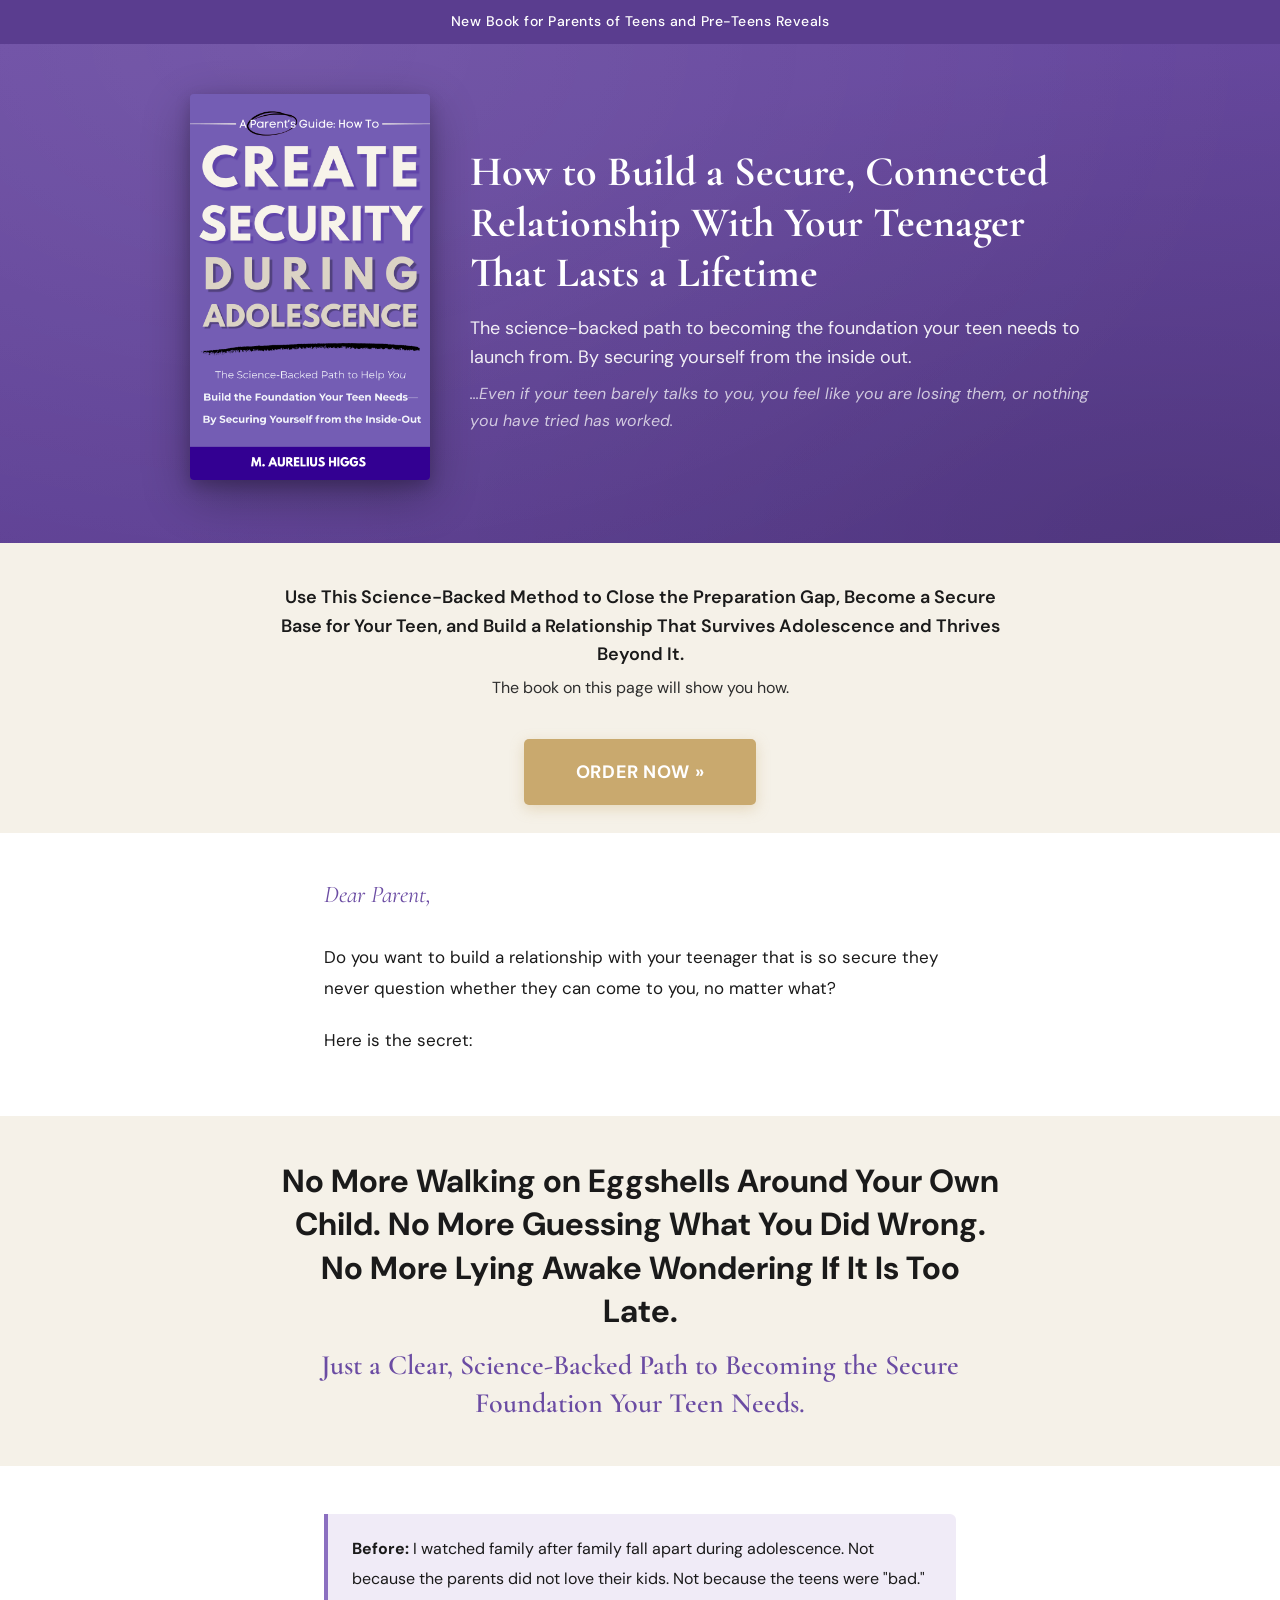
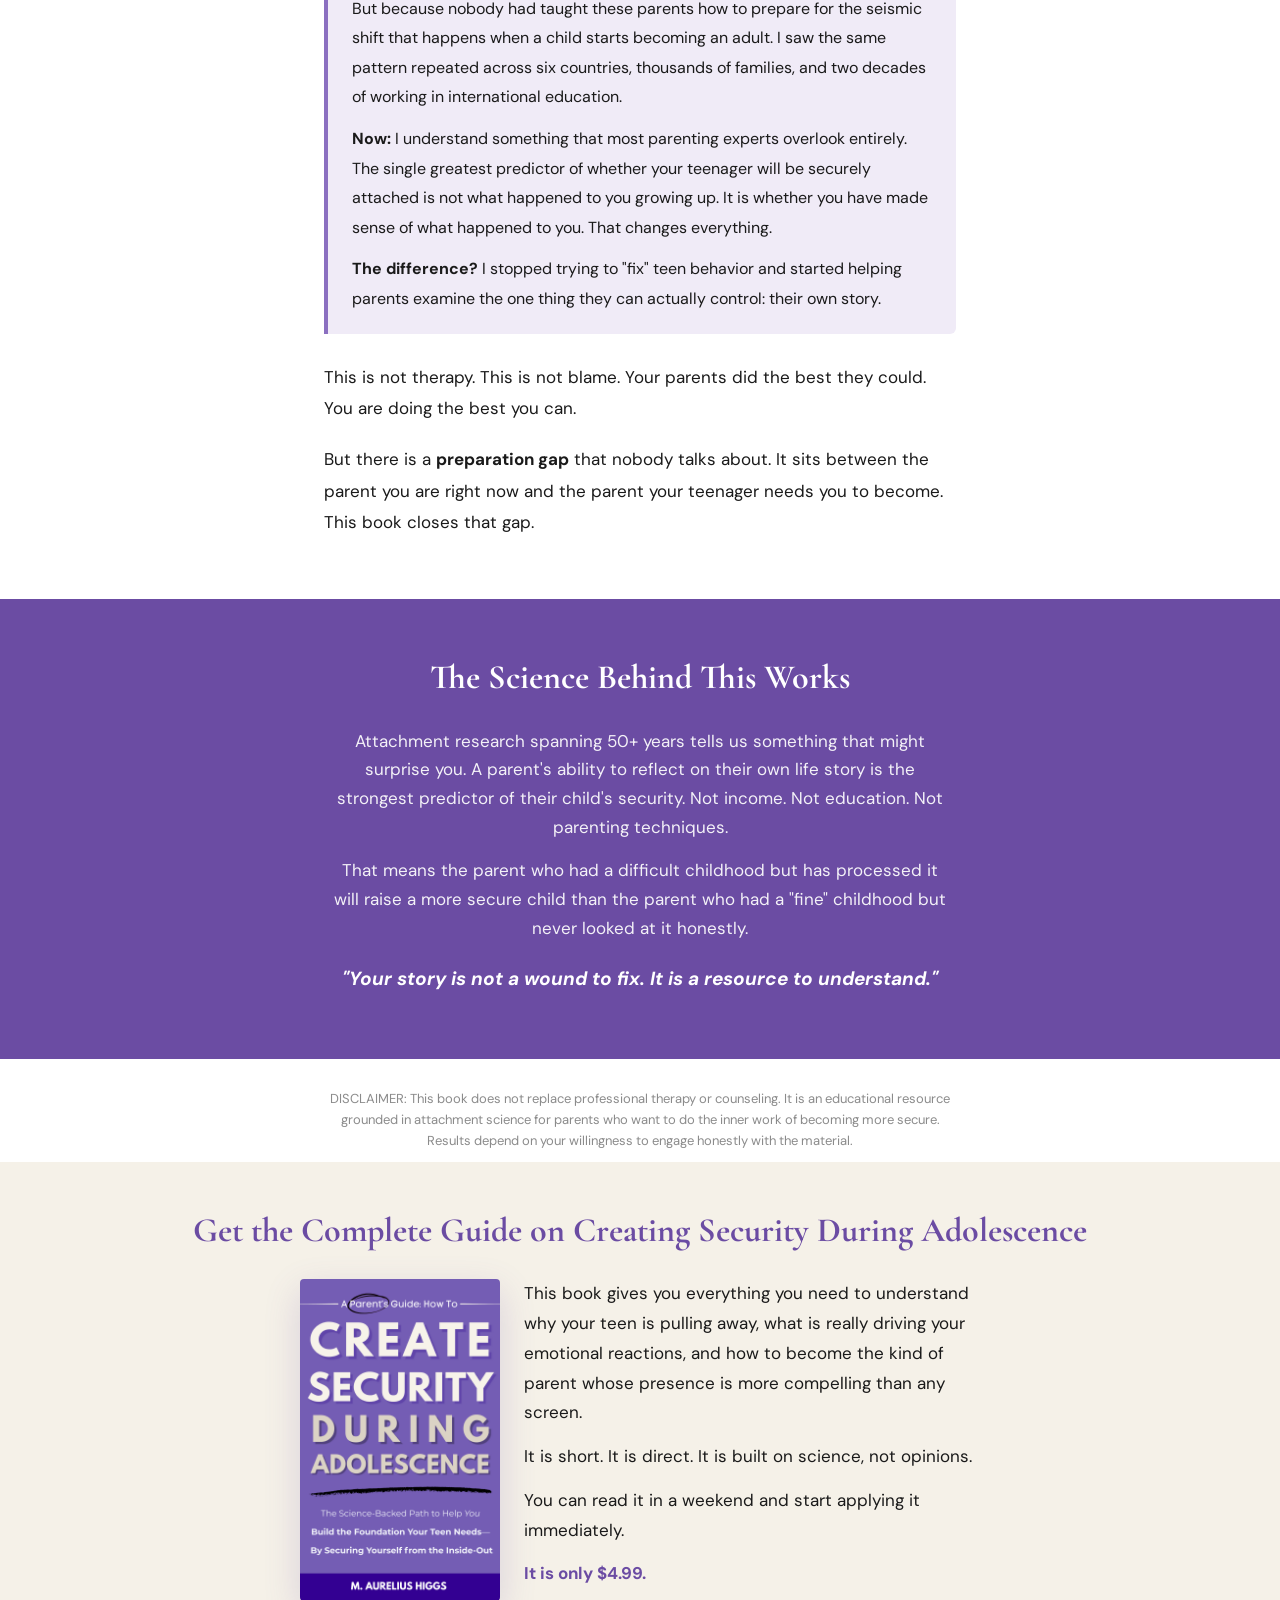
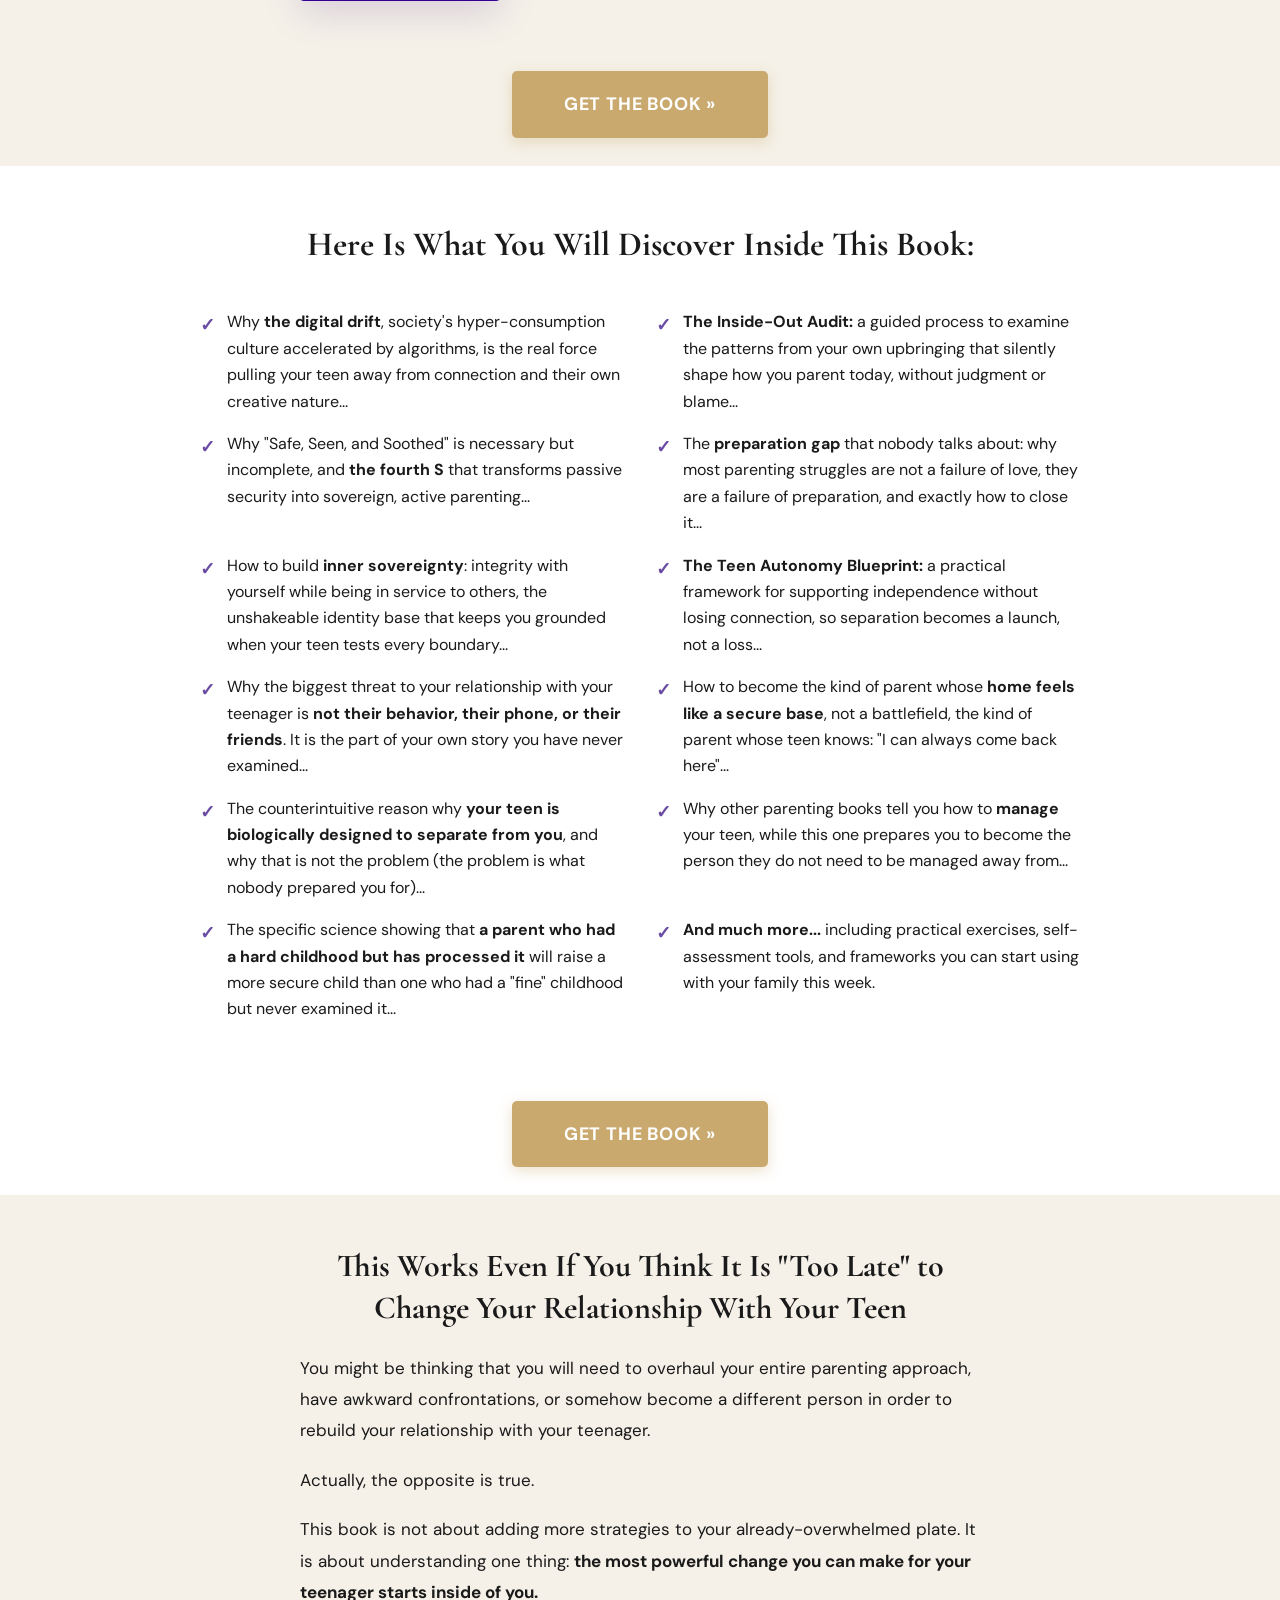
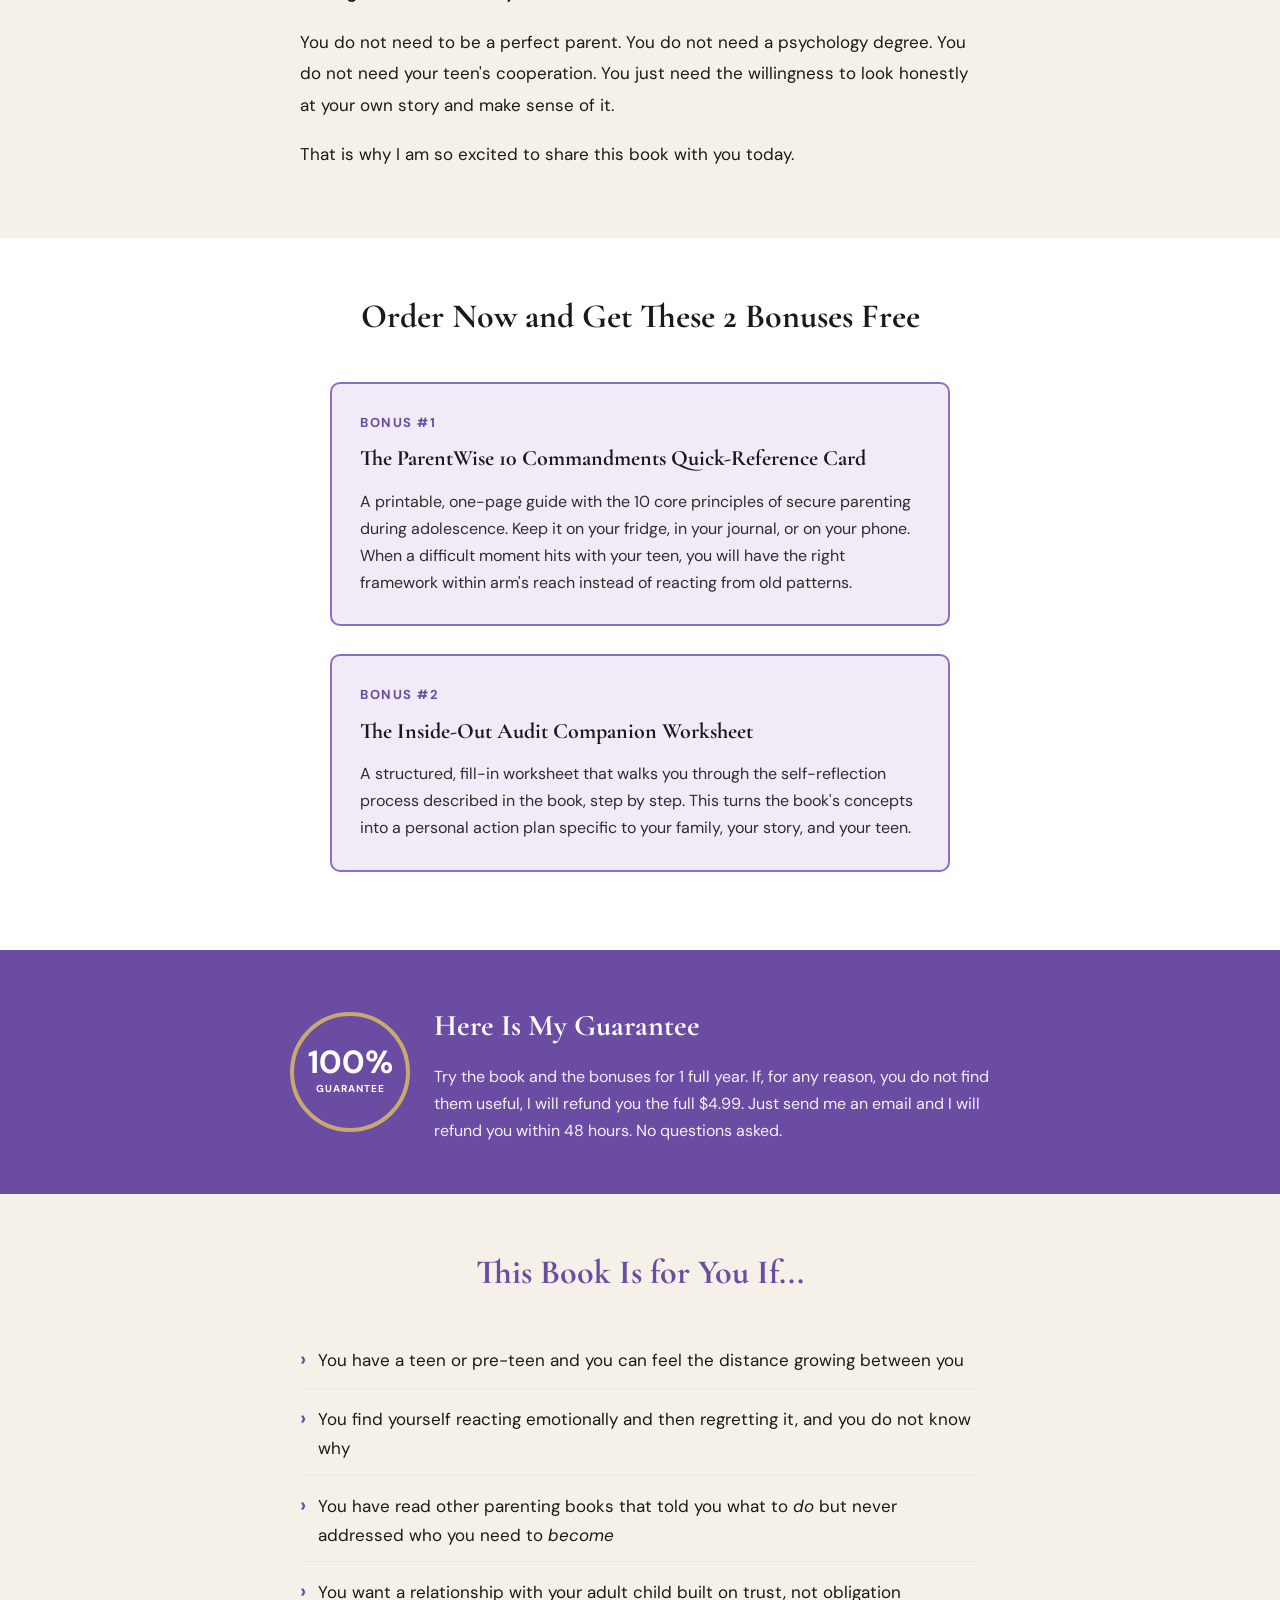
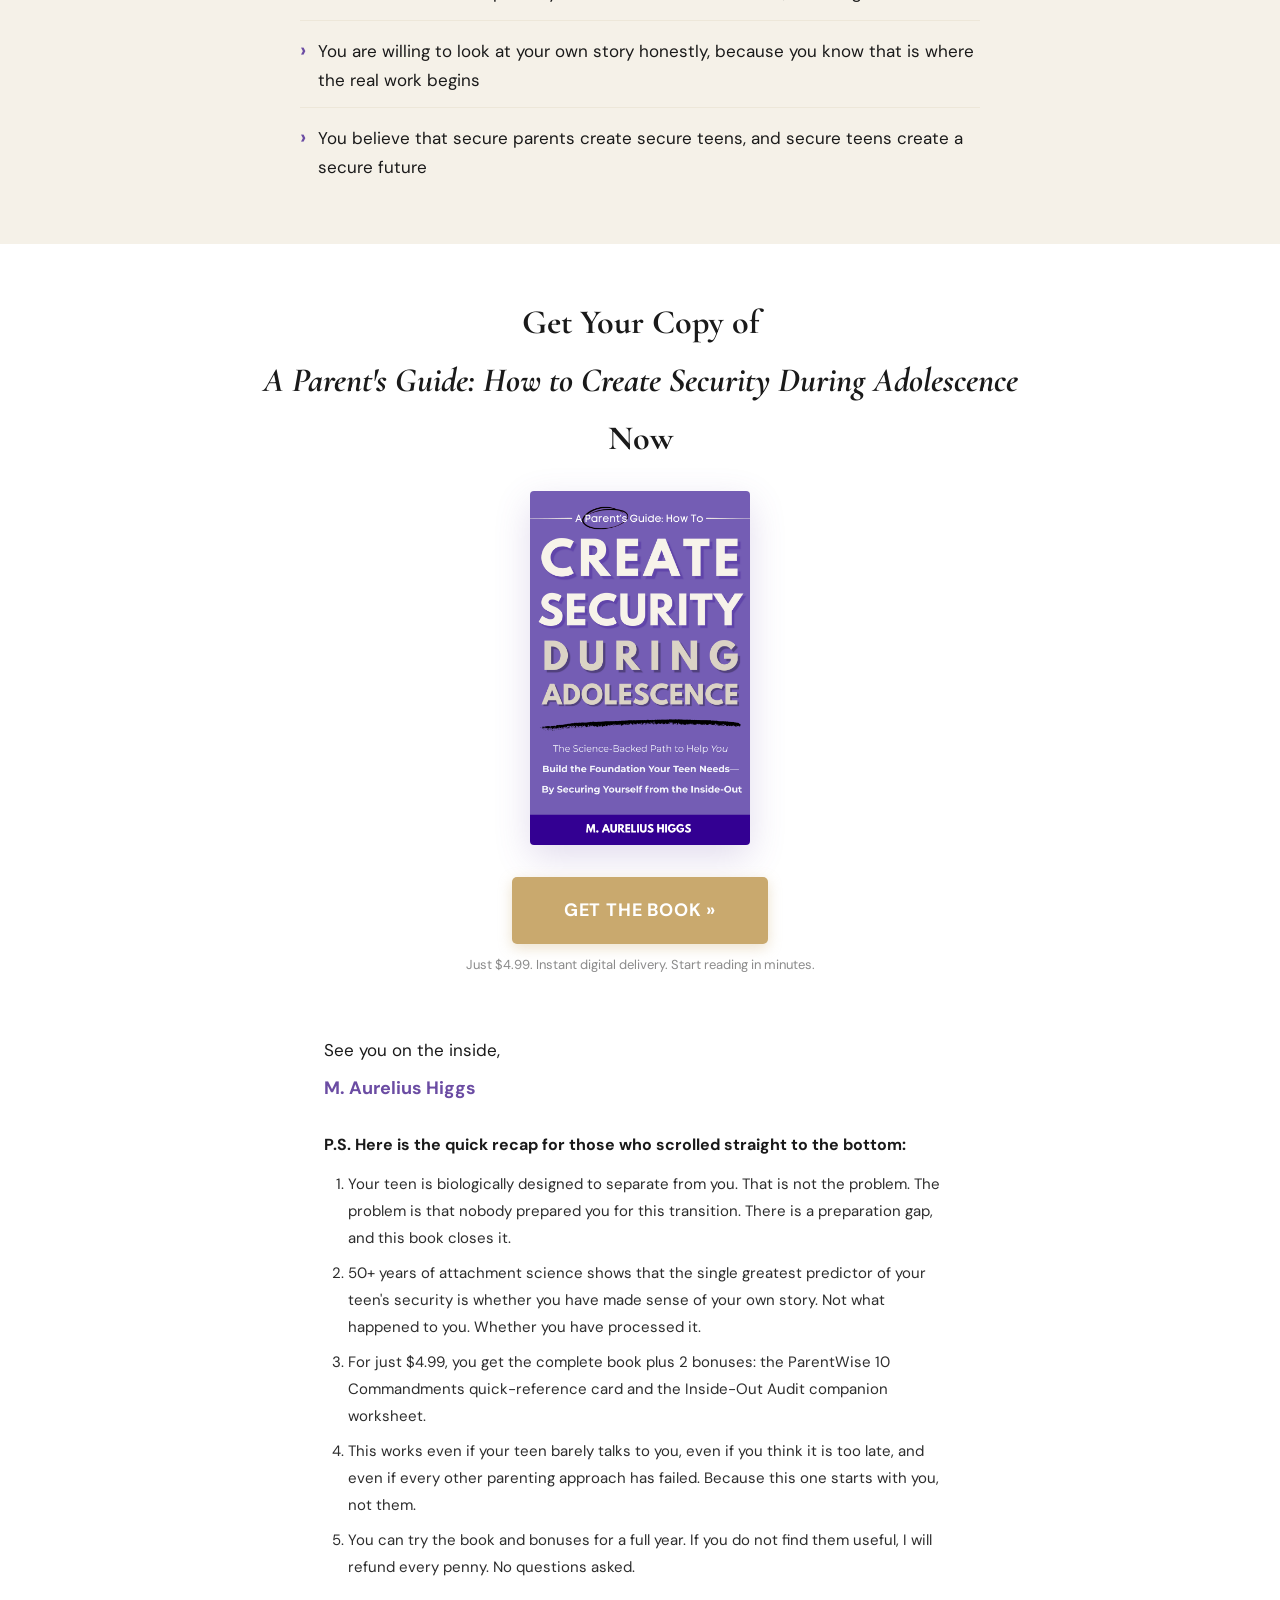
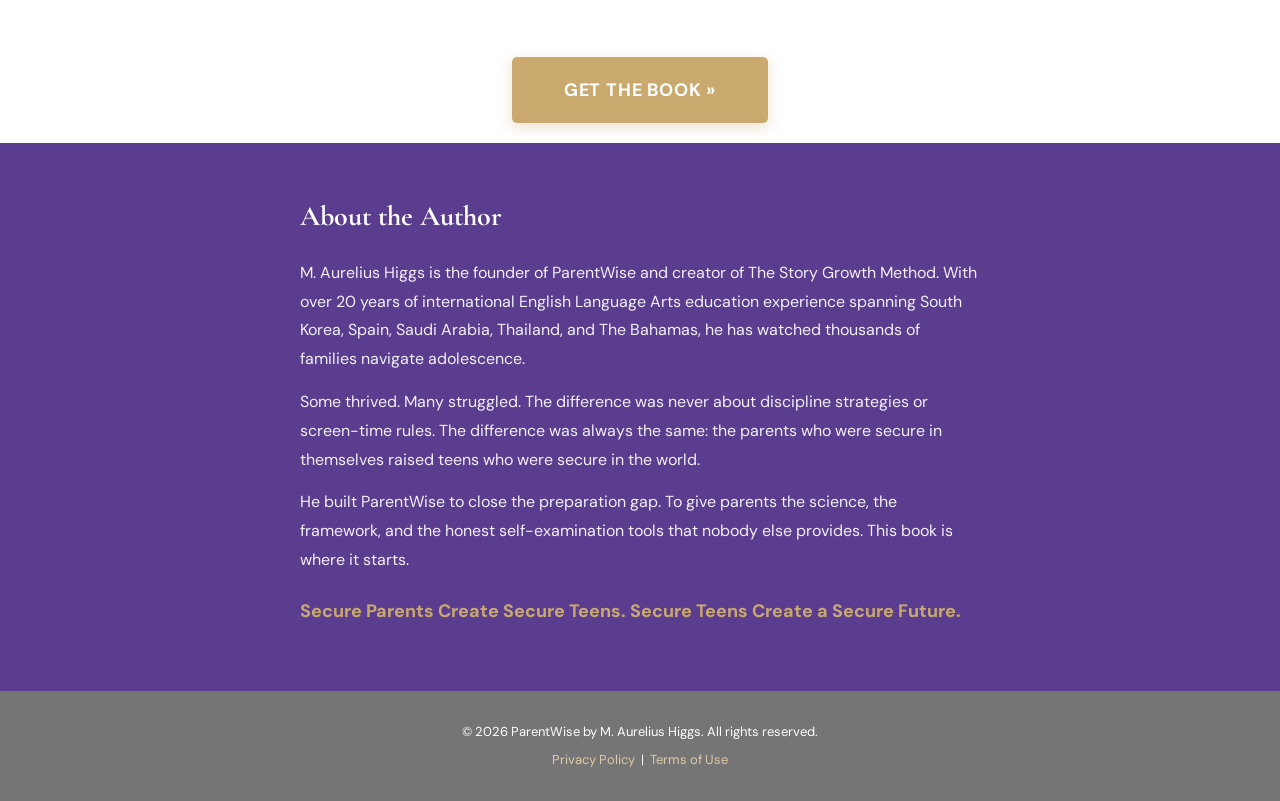
<file: landing-page.html>
<!DOCTYPE html>
<html lang="en">
<head>
  <meta charset="UTF-8">
  <meta name="viewport" content="width=device-width, initial-scale=1.0">
  <title>A Parent's Guide: How to Create Security During Adolescence</title>
  <link rel="preconnect" href="https://fonts.googleapis.com">
  <link rel="preconnect" href="https://fonts.gstatic.com" crossorigin>
  <link href="https://fonts.googleapis.com/css2?family=Cormorant+Garamond:ital,wght@0,400;0,500;0,600;0,700;1,400;1,500&family=DM+Sans:ital,wght@0,400;0,500;0,600;0,700;1,400&display=swap" rel="stylesheet">
  <style>
    :root {
      --purple: #6B4CA3;
      --purple-deep: #5A3D8F;
      --purple-light: #8B6FC0;
      --purple-pale: #F0EBF7;
      --cream: #F5F1E8;
      --cream-dark: #EDE7D9;
      --black: #1A1A1A;
      --black-soft: #2D2D2D;
      --white: #FFFFFF;
      --accent-gold: #C9A96E;
      --accent-gold-light: #D4B97E;
    }

    * { margin: 0; padding: 0; box-sizing: border-box; }

    body {
      font-family: 'DM Sans', sans-serif;
      color: var(--black);
      background: var(--white);
      line-height: 1.7;
      -webkit-font-smoothing: antialiased;
    }

    /* ===== TOP BAR ===== */
    .top-bar {
      background: var(--purple-deep);
      color: var(--white);
      text-align: center;
      padding: 10px 20px;
      font-size: 14px;
      font-weight: 500;
      letter-spacing: 0.5px;
    }

    /* ===== HERO ===== */
    .hero {
      background: linear-gradient(170deg, var(--purple) 0%, var(--purple-deep) 100%);
      color: var(--white);
      padding: 50px 24px 55px;
      text-align: center;
      position: relative;
      overflow: hidden;
    }

    .hero::before {
      content: '';
      position: absolute;
      top: -40%;
      left: -20%;
      width: 140%;
      height: 200%;
      background: radial-gradient(ellipse at 30% 20%, rgba(255,255,255,0.07) 0%, transparent 55%),
                  radial-gradient(ellipse at 80% 70%, rgba(0,0,0,0.12) 0%, transparent 50%);
      pointer-events: none;
    }

    .hero-inner {
      max-width: 900px;
      margin: 0 auto;
      position: relative;
      display: flex;
      flex-direction: column;
      align-items: center;
      gap: 30px;
    }

    @media (min-width: 768px) {
      .hero-inner {
        flex-direction: row;
        text-align: left;
        gap: 40px;
      }
    }

    .hero-book { flex-shrink: 0; }

    .hero-book img {
      width: 240px;
      height: auto;
      border-radius: 4px;
      box-shadow: 0 16px 48px rgba(0,0,0,0.3), 0 6px 16px rgba(0,0,0,0.2);
    }

    .hero-text h1 {
      font-family: 'Cormorant Garamond', serif;
      font-size: clamp(26px, 4.5vw, 42px);
      font-weight: 700;
      line-height: 1.2;
      margin-bottom: 16px;
    }

    .hero-text .subtitle {
      font-size: clamp(15px, 2.2vw, 18px);
      font-weight: 400;
      line-height: 1.6;
      opacity: 0.92;
      margin-bottom: 8px;
    }

    .hero-text .even-if {
      font-style: italic;
      font-size: clamp(14px, 1.8vw, 16px);
      opacity: 0.72;
    }

    /* ===== SUB-HERO ===== */
    .sub-hero {
      background: var(--cream);
      text-align: center;
      padding: 40px 24px 10px;
    }

    .sub-hero p {
      font-size: 18px;
      font-weight: 600;
      max-width: 720px;
      margin: 0 auto;
      line-height: 1.6;
      color: var(--black);
    }

    .sub-hero .sub-line {
      font-size: 16px;
      font-weight: 400;
      margin-top: 6px;
      color: var(--black-soft);
    }

    /* ===== CTA ===== */
    .cta-wrap {
      text-align: center;
      padding: 28px 24px;
      background: var(--cream);
    }
    .cta-wrap.bg-white { background: var(--white); }

    .cta-btn {
      display: inline-block;
      background: var(--accent-gold);
      color: var(--white);
      font-family: 'DM Sans', sans-serif;
      font-size: 18px;
      font-weight: 700;
      letter-spacing: 0.8px;
      text-transform: uppercase;
      padding: 18px 52px;
      border-radius: 5px;
      text-decoration: none;
      transition: all 0.25s ease;
      box-shadow: 0 4px 14px rgba(201, 169, 110, 0.35);
    }

    .cta-btn:hover {
      background: var(--accent-gold-light);
      transform: translateY(-2px);
      box-shadow: 0 8px 22px rgba(201, 169, 110, 0.45);
    }

    .cta-sub {
      font-size: 13px;
      color: var(--black-soft);
      opacity: 0.55;
      margin-top: 8px;
    }

    /* ===== LETTER ===== */
    .letter {
      max-width: 680px;
      margin: 0 auto;
      padding: 40px 24px;
    }

    .letter p {
      font-size: 17px;
      line-height: 1.85;
      margin-bottom: 20px;
    }

    .letter .greeting {
      font-family: 'Cormorant Garamond', serif;
      font-size: 24px;
      font-style: italic;
      color: var(--purple);
      margin-bottom: 24px;
    }

    /* ===== NO MORE ===== */
    .no-more {
      text-align: center;
      padding: 44px 24px;
      background: var(--cream);
    }

    .no-more h2 {
      font-family: 'DM Sans', sans-serif;
      font-size: clamp(22px, 4vw, 32px);
      font-weight: 700;
      line-height: 1.35;
      max-width: 720px;
      margin: 0 auto;
    }

    .no-more h2 span {
      display: block;
      font-family: 'Cormorant Garamond', serif;
      font-size: clamp(20px, 3.5vw, 28px);
      font-weight: 600;
      color: var(--purple);
      margin-top: 14px;
    }

    /* ===== TRANSFORMATION ===== */
    .transformation {
      max-width: 680px;
      margin: 0 auto;
      padding: 20px 24px 40px;
    }

    .transformation p {
      font-size: 17px;
      line-height: 1.85;
      margin-bottom: 20px;
    }

    .transformation .before-after {
      border-left: 4px solid var(--purple-light);
      padding: 20px 24px;
      margin: 28px 0;
      background: var(--purple-pale);
      border-radius: 0 6px 6px 0;
    }

    .transformation .before-after p { margin-bottom: 12px; font-size: 16px; }
    .transformation .before-after p:last-child { margin-bottom: 0; }

    /* ===== PROOF ===== */
    .proof-section {
      background: var(--purple);
      color: var(--white);
      text-align: center;
      padding: 50px 24px;
    }

    .proof-section h2 {
      font-family: 'Cormorant Garamond', serif;
      font-size: clamp(24px, 4vw, 34px);
      font-weight: 700;
      margin-bottom: 20px;
    }

    .proof-section p {
      font-size: 17px;
      max-width: 620px;
      margin: 0 auto 14px;
      opacity: 0.92;
      line-height: 1.7;
    }

    .proof-section .proof-highlight {
      font-size: 19px;
      font-weight: 700;
      font-style: italic;
      opacity: 1;
      margin-top: 20px;
    }

    /* ===== DISCLAIMER ===== */
    .disclaimer {
      max-width: 680px;
      margin: 0 auto;
      padding: 30px 24px 10px;
      font-size: 13px;
      color: var(--black-soft);
      opacity: 0.55;
      line-height: 1.6;
      text-align: center;
    }

    /* ===== OFFER OVERVIEW ===== */
    .offer-overview {
      text-align: center;
      padding: 40px 24px;
      background: var(--cream);
    }

    .offer-overview h2 {
      font-family: 'Cormorant Garamond', serif;
      font-size: clamp(24px, 4vw, 34px);
      font-weight: 700;
      color: var(--purple);
      margin-bottom: 20px;
    }

    .offer-overview .offer-body {
      max-width: 680px;
      margin: 0 auto;
      display: flex;
      flex-direction: column;
      align-items: center;
      gap: 24px;
    }

    @media (min-width: 640px) {
      .offer-overview .offer-body {
        flex-direction: row;
        text-align: left;
        align-items: flex-start;
      }
    }

    .offer-overview img {
      width: 200px;
      height: auto;
      border-radius: 4px;
      box-shadow: 0 12px 36px rgba(107, 76, 163, 0.2);
      flex-shrink: 0;
    }

    .offer-overview .offer-text p {
      font-size: 17px;
      line-height: 1.75;
      margin-bottom: 14px;
    }

    .offer-overview .price-line {
      font-size: 22px;
      font-weight: 700;
      color: var(--purple);
    }

    /* ===== BULLETS ===== */
    .whats-inside {
      padding: 50px 24px;
      background: var(--white);
    }

    .whats-inside h2 {
      font-family: 'Cormorant Garamond', serif;
      font-size: clamp(24px, 4vw, 34px);
      font-weight: 700;
      text-align: center;
      margin-bottom: 36px;
    }

    .bullets-grid {
      max-width: 880px;
      margin: 0 auto;
      display: grid;
      grid-template-columns: 1fr;
      gap: 18px;
    }

    @media (min-width: 700px) {
      .bullets-grid { grid-template-columns: 1fr 1fr; gap: 16px 32px; }
    }

    .bullet-item {
      display: flex;
      gap: 12px;
      align-items: flex-start;
      font-size: 16px;
      line-height: 1.65;
    }

    .bullet-item .check {
      flex-shrink: 0;
      color: var(--purple);
      font-size: 18px;
      margin-top: 2px;
      font-weight: 700;
    }

    /* ===== EVEN IF ===== */
    .even-if-section {
      padding: 50px 24px;
      background: var(--cream);
    }

    .even-if-section .inner {
      max-width: 680px;
      margin: 0 auto;
    }

    .even-if-section h2 {
      font-family: 'Cormorant Garamond', serif;
      font-size: clamp(22px, 4vw, 32px);
      font-weight: 700;
      text-align: center;
      margin-bottom: 24px;
      line-height: 1.3;
    }

    .even-if-section p {
      font-size: 17px;
      line-height: 1.85;
      margin-bottom: 18px;
    }

    /* ===== BONUSES ===== */
    .bonuses {
      padding: 50px 24px;
      background: var(--white);
      text-align: center;
    }

    .bonuses h2 {
      font-family: 'Cormorant Garamond', serif;
      font-size: clamp(24px, 4vw, 34px);
      font-weight: 700;
      margin-bottom: 36px;
    }

    .bonus-card {
      max-width: 620px;
      margin: 0 auto 28px;
      background: var(--purple-pale);
      border: 2px solid var(--purple-light);
      border-radius: 10px;
      padding: 28px;
      text-align: left;
    }

    .bonus-card .bonus-label {
      font-size: 13px;
      font-weight: 700;
      text-transform: uppercase;
      letter-spacing: 1.5px;
      color: var(--purple);
      margin-bottom: 6px;
    }

    .bonus-card h3 {
      font-family: 'Cormorant Garamond', serif;
      font-size: 22px;
      font-weight: 700;
      margin-bottom: 10px;
    }

    .bonus-card p {
      font-size: 16px;
      line-height: 1.7;
      color: var(--black-soft);
    }

    /* ===== GUARANTEE ===== */
    .guarantee {
      background: var(--purple);
      color: var(--white);
      padding: 50px 24px;
    }

    .guarantee-inner {
      max-width: 700px;
      margin: 0 auto;
      display: flex;
      flex-direction: column;
      align-items: center;
      gap: 24px;
      text-align: center;
    }

    @media (min-width: 600px) {
      .guarantee-inner { flex-direction: row; text-align: left; }
    }

    .guarantee-badge {
      flex-shrink: 0;
      width: 120px;
      height: 120px;
      border: 4px solid var(--accent-gold);
      border-radius: 50%;
      display: flex;
      flex-direction: column;
      align-items: center;
      justify-content: center;
      font-weight: 700;
    }

    .guarantee-badge .pct { font-size: 32px; line-height: 1; }
    .guarantee-badge .label { font-size: 10px; text-transform: uppercase; letter-spacing: 1px; margin-top: 2px; }

    .guarantee h2 {
      font-family: 'Cormorant Garamond', serif;
      font-size: clamp(22px, 3.5vw, 30px);
      font-weight: 700;
      margin-bottom: 12px;
    }

    .guarantee p { font-size: 16px; line-height: 1.7; opacity: 0.92; }

    /* ===== WHO FOR ===== */
    .who-for {
      background: var(--cream);
      padding: 50px 24px;
    }

    .who-for .inner { max-width: 680px; margin: 0 auto; }

    .who-for h2 {
      font-family: 'Cormorant Garamond', serif;
      font-size: clamp(24px, 4vw, 34px);
      font-weight: 700;
      color: var(--purple);
      text-align: center;
      margin-bottom: 28px;
    }

    .who-item {
      font-size: 17px;
      padding: 12px 0;
      border-bottom: 1px solid var(--cream-dark);
      display: flex;
      gap: 12px;
      align-items: baseline;
    }

    .who-item:last-child { border-bottom: none; }
    .who-item .arrow { color: var(--purple); font-weight: 700; flex-shrink: 0; font-size: 20px; }

    /* ===== FINAL CTA ===== */
    .final-cta {
      text-align: center;
      padding: 50px 24px;
      background: var(--white);
    }

    .final-cta h2 {
      font-family: 'Cormorant Garamond', serif;
      font-size: clamp(24px, 4vw, 34px);
      font-weight: 700;
      margin-bottom: 24px;
    }

    .final-cta img {
      width: 220px;
      height: auto;
      border-radius: 4px;
      box-shadow: 0 12px 36px rgba(107, 76, 163, 0.2);
      margin-bottom: 24px;
    }

    /* ===== PS ===== */
    .ps-section {
      max-width: 680px;
      margin: 0 auto;
      padding: 10px 24px 40px;
    }

    .ps-section .signoff { font-size: 17px; margin-bottom: 8px; }

    .ps-section .author-name {
      font-size: 18px;
      font-weight: 700;
      color: var(--purple);
      margin-bottom: 28px;
    }

    .ps-section .ps-label { font-weight: 700; font-size: 16px; margin-bottom: 12px; }

    .ps-section ol {
      padding-left: 24px;
      font-size: 15px;
      line-height: 1.8;
      color: var(--black-soft);
    }

    .ps-section ol li { margin-bottom: 8px; }

    /* ===== ABOUT ===== */
    .author-section {
      background: var(--purple-deep);
      color: var(--white);
      padding: 50px 24px;
    }

    .author-section .inner { max-width: 680px; margin: 0 auto; }

    .author-section h2 {
      font-family: 'Cormorant Garamond', serif;
      font-size: 28px;
      font-weight: 700;
      margin-bottom: 18px;
    }

    .author-section p { font-size: 16px; line-height: 1.8; margin-bottom: 14px; opacity: 0.92; }

    .author-section .tagline {
      font-weight: 700;
      font-size: 18px;
      opacity: 1;
      margin-top: 20px;
      color: var(--accent-gold);
    }

    /* ===== FOOTER ===== */
    .footer {
      background: var(--black);
      color: var(--white);
      text-align: center;
      padding: 30px 24px;
      font-size: 13px;
      opacity: 0.6;
    }

    .footer a { color: var(--accent-gold); text-decoration: none; }

    /* ===== RESPONSIVE ===== */
    @media (max-width: 600px) {
      .hero { padding: 36px 20px 40px; }
      .hero-book img { width: 200px; }
      .cta-btn { padding: 16px 36px; font-size: 16px; }
      .bonus-card { padding: 20px; }
      .guarantee-badge { width: 100px; height: 100px; }
      .guarantee-badge .pct { font-size: 26px; }
    }
  </style>
</head>
<body>

  <!-- TOP BAR -->
  <div class="top-bar">New Book for Parents of Teens and Pre-Teens Reveals</div>

  <!-- HERO -->
  <section class="hero">
    <div class="hero-inner">
      <div class="hero-book">
        <img src="book-cover.png" alt="A Parent's Guide: How to Create Security During Adolescence by M. Aurelius Higgs">
      </div>
      <div class="hero-text">
        <h1>How to Build a Secure, Connected Relationship With Your Teenager That Lasts a Lifetime</h1>
        <p class="subtitle">The science-backed path to becoming the foundation your teen needs to launch from. By securing yourself from the inside out.</p>
        <p class="even-if">...Even if your teen barely talks to you, you feel like you are losing them, or nothing you have tried has worked.</p>
      </div>
    </div>
  </section>

  <!-- SUB HERO -->
  <div class="sub-hero">
    <p>Use This Science-Backed Method to Close the Preparation Gap, Become a Secure Base for Your Teen, and Build a Relationship That Survives Adolescence and Thrives Beyond It.</p>
    <p class="sub-line">The book on this page will show you how.</p>
  </div>

  <!-- CTA 1 -->
  <div class="cta-wrap">
    <a href="#order" class="cta-btn">Order Now &raquo;</a>
  </div>

  <!-- LETTER OPENING -->
  <section class="letter">
    <p class="greeting">Dear Parent,</p>
    <p>Do you want to build a relationship with your teenager that is so secure they never question whether they can come to you, no matter what?</p>
    <p>Here is the secret:</p>
  </section>

  <!-- NO MORE -->
  <section class="no-more">
    <h2>No More Walking on Eggshells Around Your Own Child. No More Guessing What You Did Wrong. No More Lying Awake Wondering If It Is Too Late.<span>Just a Clear, Science-Backed Path to Becoming the Secure Foundation Your Teen Needs.</span></h2>
  </section>

  <!-- TRANSFORMATION -->
  <section class="transformation">
    <div class="before-after">
      <p><strong>Before:</strong> I watched family after family fall apart during adolescence. Not because the parents did not love their kids. Not because the teens were "bad." But because nobody had taught these parents how to prepare for the seismic shift that happens when a child starts becoming an adult. I saw the same pattern repeated across six countries, thousands of families, and two decades of working in international education.</p>
      <p><strong>Now:</strong> I understand something that most parenting experts overlook entirely. The single greatest predictor of whether your teenager will be securely attached is not what happened to you growing up. It is whether you have made sense of what happened to you. That changes everything.</p>
      <p><strong>The difference?</strong> I stopped trying to "fix" teen behavior and started helping parents examine the one thing they can actually control: their own story.</p>
    </div>
    <p>This is not therapy. This is not blame. Your parents did the best they could. You are doing the best you can.</p>
    <p>But there is a <strong>preparation gap</strong> that nobody talks about. It sits between the parent you are right now and the parent your teenager needs you to become. This book closes that gap.</p>
  </section>

  <!-- PROOF -->
  <section class="proof-section">
    <h2>The Science Behind This Works</h2>
    <p>Attachment research spanning 50+ years tells us something that might surprise you. A parent's ability to reflect on their own life story is the strongest predictor of their child's security. Not income. Not education. Not parenting techniques.</p>
    <p>That means the parent who had a difficult childhood but has processed it will raise a more secure child than the parent who had a "fine" childhood but never looked at it honestly.</p>
    <p class="proof-highlight">"Your story is not a wound to fix. It is a resource to understand."</p>
  </section>

  <!-- DISCLAIMER -->
  <p class="disclaimer">DISCLAIMER: This book does not replace professional therapy or counseling. It is an educational resource grounded in attachment science for parents who want to do the inner work of becoming more secure. Results depend on your willingness to engage honestly with the material.</p>

  <!-- OFFER OVERVIEW -->
  <section class="offer-overview">
    <h2>Get the Complete Guide on Creating Security During Adolescence</h2>
    <div class="offer-body">
      <img src="book-cover.png" alt="Book Cover">
      <div class="offer-text">
        <p>This book gives you everything you need to understand why your teen is pulling away, what is really driving your emotional reactions, and how to become the kind of parent whose presence is more compelling than any screen.</p>
        <p>It is short. It is direct. It is built on science, not opinions.</p>
        <p>You can read it in a weekend and start applying it immediately.</p>
        <p class="price-line">It is only $4.99.</p>
      </div>
    </div>
  </section>

  <!-- CTA 2 -->
  <div class="cta-wrap">
    <a href="#order" class="cta-btn">Get the Book &raquo;</a>
  </div>

  <!-- WHAT'S INSIDE -->
  <section class="whats-inside">
    <h2>Here Is What You Will Discover Inside This Book:</h2>
    <div class="bullets-grid">
      <div class="bullet-item"><span class="check">&#10003;</span><span>Why <strong>the digital drift</strong>, society's hyper-consumption culture accelerated by algorithms, is the real force pulling your teen away from connection and their own creative nature...</span></div>
      <div class="bullet-item"><span class="check">&#10003;</span><span><strong>The Inside-Out Audit:</strong> a guided process to examine the patterns from your own upbringing that silently shape how you parent today, without judgment or blame...</span></div>
      <div class="bullet-item"><span class="check">&#10003;</span><span>Why "Safe, Seen, and Soothed" is necessary but incomplete, and <strong>the fourth S</strong> that transforms passive security into sovereign, active parenting...</span></div>
      <div class="bullet-item"><span class="check">&#10003;</span><span>The <strong>preparation gap</strong> that nobody talks about: why most parenting struggles are not a failure of love, they are a failure of preparation, and exactly how to close it...</span></div>
      <div class="bullet-item"><span class="check">&#10003;</span><span>How to build <strong>inner sovereignty</strong>: integrity with yourself while being in service to others, the unshakeable identity base that keeps you grounded when your teen tests every boundary...</span></div>
      <div class="bullet-item"><span class="check">&#10003;</span><span><strong>The Teen Autonomy Blueprint:</strong> a practical framework for supporting independence without losing connection, so separation becomes a launch, not a loss...</span></div>
      <div class="bullet-item"><span class="check">&#10003;</span><span>Why the biggest threat to your relationship with your teenager is <strong>not their behavior, their phone, or their friends</strong>. It is the part of your own story you have never examined...</span></div>
      <div class="bullet-item"><span class="check">&#10003;</span><span>How to become the kind of parent whose <strong>home feels like a secure base</strong>, not a battlefield, the kind of parent whose teen knows: "I can always come back here"...</span></div>
      <div class="bullet-item"><span class="check">&#10003;</span><span>The counterintuitive reason why <strong>your teen is biologically designed to separate from you</strong>, and why that is not the problem (the problem is what nobody prepared you for)...</span></div>
      <div class="bullet-item"><span class="check">&#10003;</span><span>Why other parenting books tell you how to <strong>manage</strong> your teen, while this one prepares you to become the person they do not need to be managed away from...</span></div>
      <div class="bullet-item"><span class="check">&#10003;</span><span>The specific science showing that <strong>a parent who had a hard childhood but has processed it</strong> will raise a more secure child than one who had a "fine" childhood but never examined it...</span></div>
      <div class="bullet-item"><span class="check">&#10003;</span><span><strong>And much more...</strong> including practical exercises, self-assessment tools, and frameworks you can start using with your family this week.</span></div>
    </div>
  </section>

  <!-- CTA 3 -->
  <div class="cta-wrap bg-white">
    <a href="#order" class="cta-btn">Get the Book &raquo;</a>
  </div>

  <!-- EVEN IF -->
  <section class="even-if-section">
    <div class="inner">
      <h2>This Works Even If You Think It Is "Too Late" to Change Your Relationship With Your Teen</h2>
      <p>You might be thinking that you will need to overhaul your entire parenting approach, have awkward confrontations, or somehow become a different person in order to rebuild your relationship with your teenager.</p>
      <p>Actually, the opposite is true.</p>
      <p>This book is not about adding more strategies to your already-overwhelmed plate. It is about understanding one thing: <strong>the most powerful change you can make for your teenager starts inside of you.</strong></p>
      <p>You do not need to be a perfect parent. You do not need a psychology degree. You do not need your teen's cooperation. You just need the willingness to look honestly at your own story and make sense of it.</p>
      <p>That is why I am so excited to share this book with you today.</p>
    </div>
  </section>

  <!-- BONUSES -->
  <section class="bonuses">
    <h2>Order Now and Get These 2 Bonuses Free</h2>
    <div class="bonus-card">
      <div class="bonus-label">Bonus #1</div>
      <h3>The ParentWise 10 Commandments Quick-Reference Card</h3>
      <p>A printable, one-page guide with the 10 core principles of secure parenting during adolescence. Keep it on your fridge, in your journal, or on your phone. When a difficult moment hits with your teen, you will have the right framework within arm's reach instead of reacting from old patterns.</p>
    </div>
    <div class="bonus-card">
      <div class="bonus-label">Bonus #2</div>
      <h3>The Inside-Out Audit Companion Worksheet</h3>
      <p>A structured, fill-in worksheet that walks you through the self-reflection process described in the book, step by step. This turns the book's concepts into a personal action plan specific to your family, your story, and your teen.</p>
    </div>
  </section>

  <!-- GUARANTEE -->
  <section class="guarantee">
    <div class="guarantee-inner">
      <div class="guarantee-badge">
        <span class="pct">100%</span>
        <span class="label">Guarantee</span>
      </div>
      <div>
        <h2>Here Is My Guarantee</h2>
        <p>Try the book and the bonuses for 1 full year. If, for any reason, you do not find them useful, I will refund you the full $4.99. Just send me an email and I will refund you within 48 hours. No questions asked.</p>
      </div>
    </div>
  </section>

  <!-- WHO FOR -->
  <section class="who-for">
    <div class="inner">
      <h2>This Book Is for You If...</h2>
      <div class="who-item"><span class="arrow">&rsaquo;</span><span>You have a teen or pre-teen and you can feel the distance growing between you</span></div>
      <div class="who-item"><span class="arrow">&rsaquo;</span><span>You find yourself reacting emotionally and then regretting it, and you do not know why</span></div>
      <div class="who-item"><span class="arrow">&rsaquo;</span><span>You have read other parenting books that told you what to <em>do</em> but never addressed who you need to <em>become</em></span></div>
      <div class="who-item"><span class="arrow">&rsaquo;</span><span>You want a relationship with your adult child built on trust, not obligation</span></div>
      <div class="who-item"><span class="arrow">&rsaquo;</span><span>You are willing to look at your own story honestly, because you know that is where the real work begins</span></div>
      <div class="who-item"><span class="arrow">&rsaquo;</span><span>You believe that secure parents create secure teens, and secure teens create a secure future</span></div>
    </div>
  </section>

  <!-- FINAL CTA -->
  <section class="final-cta" id="order">
    <h2>Get Your Copy of<br><em>A Parent's Guide: How to Create Security During Adolescence</em><br>Now</h2>
    <img src="book-cover.png" alt="Book Cover"><br>
    <a href="#order" class="cta-btn">Get the Book &raquo;</a>
    <p class="cta-sub" style="margin-top:10px;">Just $4.99. Instant digital delivery. Start reading in minutes.</p>
  </section>

  <!-- SIGN OFF + PS -->
  <section class="ps-section">
    <p class="signoff">See you on the inside,</p>
    <p class="author-name">M. Aurelius Higgs</p>
    <p class="ps-label">P.S. Here is the quick recap for those who scrolled straight to the bottom:</p>
    <ol>
      <li>Your teen is biologically designed to separate from you. That is not the problem. The problem is that nobody prepared you for this transition. There is a preparation gap, and this book closes it.</li>
      <li>50+ years of attachment science shows that the single greatest predictor of your teen's security is whether you have made sense of your own story. Not what happened to you. Whether you have processed it.</li>
      <li>For just $4.99, you get the complete book plus 2 bonuses: the ParentWise 10 Commandments quick-reference card and the Inside-Out Audit companion worksheet.</li>
      <li>This works even if your teen barely talks to you, even if you think it is too late, and even if every other parenting approach has failed. Because this one starts with you, not them.</li>
      <li>You can try the book and bonuses for a full year. If you do not find them useful, I will refund every penny. No questions asked.</li>
    </ol>
  </section>

  <!-- FINAL FINAL CTA -->
  <div class="cta-wrap bg-white" style="padding-bottom:20px;">
    <a href="#order" class="cta-btn">Get the Book &raquo;</a>
  </div>

  <!-- ABOUT AUTHOR -->
  <section class="author-section">
    <div class="inner">
      <h2>About the Author</h2>
      <p>M. Aurelius Higgs is the founder of ParentWise and creator of The Story Growth Method. With over 20 years of international English Language Arts education experience spanning South Korea, Spain, Saudi Arabia, Thailand, and The Bahamas, he has watched thousands of families navigate adolescence.</p>
      <p>Some thrived. Many struggled. The difference was never about discipline strategies or screen-time rules. The difference was always the same: the parents who were secure in themselves raised teens who were secure in the world.</p>
      <p>He built ParentWise to close the preparation gap. To give parents the science, the framework, and the honest self-examination tools that nobody else provides. This book is where it starts.</p>
      <p class="tagline">Secure Parents Create Secure Teens. Secure Teens Create a Secure Future.</p>
    </div>
  </section>

  <!-- FOOTER -->
  <footer class="footer">
    <p>&copy; 2026 ParentWise by M. Aurelius Higgs. All rights reserved.</p>
    <p style="margin-top:6px;"><a href="#">Privacy Policy</a> &nbsp;|&nbsp; <a href="#">Terms of Use</a></p>
  </footer>

</body>
</html>
</file>
<file: style-guide/parentwise-design-system.css>
/**
 * ParentWise Design System
 * Single source of truth for all pages.
 * Theme is driven by  data-mode="dark"  on <html>.
 */

/* ==========================================================================
   1. TOKENS — LIGHT MODE (warm cream / purple brand palette)
   ========================================================================== */
:root {
  /* --- Brand Purple --- */
  --purple:         #6B4CA3;
  --purple-deep:    #5A3D8F;
  --purple-mid:     rgba(107, 76, 163, 0.18);
  --purple-light:   #9B7ED4;
  --purple-pale:    #EDE7F8;
  --purple-tint:    rgba(107, 76, 163, 0.04);
  --purple-ghost:   #EDE8F5;
  --purple-glow:    rgba(107, 76, 163, 0.25);

  /* --- Brand Gold --- */
  --gold:               #C9A96E;
  --gold-honey:         #D4B97E;
  --gold-mid:           #C9A96E;
  --gold-deep:          #B8943A;
  --gold-light:         #D4B97E;
  --accent-gold:        #C9A96E;
  --accent-gold-light:  #D4B97E;

  /* --- Backgrounds --- */
  --bg-page:       #C9C3B4;   /* outer greige wrapper */
  --bg-primary:    #F5F1E8;   /* main warm-cream bg   */
  --bg-secondary:  #FDFCF9;   /* contrast / card sections */
  --bg-tint:       #EAE4D4;   /* subtle warm tint     */
  --bg-card:       #FFFFFF;
  --bg-footer:     #1A1A1A;
  --bg-nav:        rgba(245, 241, 232, 0.95);

  /* --- Text --- */
  --text-primary:     #1A1A1A;
  --text-secondary:   rgba(26, 26, 26, 0.65);
  --text-muted:       rgba(26, 26, 26, 0.38);
  --text-on-dark:     #F5F1E8;   /* NEVER flips — on hero/dark sections */
  --text-on-dark-sub: rgba(245, 241, 232, 0.82);

  /* --- Text aliases --- */
  --ink:      #1A1A1A;
  --ink-mid:  rgba(26, 26, 26, 0.65);
  --ink-soft: rgba(26, 26, 26, 0.38);

  /* --- Legacy cream aliases --- */
  --cream:      #F5F1E8;
  --cream-warm: #EAE4D4;
  --cream-dark: #EAE4D4;
  --white:      #FDFCF9;
  --black:      #1A1A1A;

  /* --- Cards --- */
  --card-bg:     #FFFFFF;
  --card-border: rgba(107, 76, 163, 0.14);
  --card-shadow: 0 4px 24px rgba(61, 41, 112, 0.08);
  --bd-gold:     #D4B97E;

  /* --- Borders / dividers / shadows --- */
  --border:        rgba(107, 76, 163, 0.14);
  --border-light:  #EDE8F5;
  --divider:       #EAE4D4;
  --shadow:        rgba(107, 76, 163, 0.18);
  --shadow-purple: rgba(107, 76, 163, 0.18);

  /* --- Gradients --- */
  --gradient-hero: linear-gradient(155deg, #7B5AB5 0%, #5A3D8F 60%, #3D2970 100%);
  --gradient-gold: linear-gradient(135deg, #D4B97E 0%, #B8943A 100%);
  --gradient-tint: linear-gradient(135deg, #EDE8F5 0%, #F5F0FF 100%);

  /* --- Nav --- */
  --nav-bg:         rgba(245, 241, 232, 0.95);
  --nav-border:     rgba(201, 195, 180, 0.40);
  --nav-text:       #1A1A1A;
  --nav-link-hover: #5A3D8F;

  /* --- UI --- */
  --focus-ring: #C9A96E;
  --icon-color: #6B4CA3;

  /* --- Buttons: Purple --- */
  --btn-pur-bg:   #5A3D8F;
  --btn-pur-hbg:  #3D2970;
  --btn-pur-text: #FFFFFF;

  /* --- Buttons: Outline Purple --- */
  --btn-ol-bd:   #7B5AB5;
  --btn-ol-text: #5A3D8F;
  --btn-ol-hbg:  rgba(123, 90, 181, 0.08);
  --btn-ol-hbd:  #5A3D8F;

  /* --- Buttons: Gold --- */
  --btn-gol-bg:  linear-gradient(135deg, #D4B97E 0%, #B8943A 100%);
  --btn-gol-bd:  #B8943A;
  --btn-gol-tx:  #1A1000;
  --btn-gol-hbg: linear-gradient(135deg, #C9A96E 0%, #A07B2A 100%);
  --btn-gol-hbd: #9A7028;

  /* --- Card CTA button --- */
  --cbtn-ol-hbg: rgba(212, 185, 126, 0.10);
  --cbtn-ol-htx: #B8943A;

  /* --- Badges --- */
  --badge-sci-bg:   rgba(90, 61, 143, 0.10);
  --badge-sci-text: #5A3D8F;
  --badge-sci-bd:   rgba(90, 61, 143, 0.20);
  --badge-sci-hbg:  rgba(90, 61, 143, 0.18);
  --badge-ol-text:  #5A3D8F;
  --badge-ol-bd:    #7B5AB5;
  --badge-ol-hbg:   rgba(123, 90, 181, 0.10);
}

/* ==========================================================================
   2. TOKENS — DARK MODE
   ========================================================================== */
[data-mode="dark"] {
  /* --- Backgrounds --- */
  --bg-page:      #111118;
  --bg-primary:   #1C1C26;
  --bg-secondary: #22222E;
  --bg-tint:      #201E2B;
  --bg-card:      #26263A;
  --bg-footer:    #0E0E18;
  --bg-nav:       rgba(26, 26, 46, 0.97);

  /* --- Text --- */
  --text-primary:     #EDE7D8;
  --text-secondary:   rgba(237, 231, 216, 0.68);
  --text-muted:       rgba(237, 231, 216, 0.38);
  --text-on-dark:     #EDE7D8;
  --text-on-dark-sub: rgba(237, 231, 216, 0.78);

  /* --- Text aliases --- */
  --ink:      #EDE7D8;
  --ink-mid:  rgba(237, 231, 216, 0.68);
  --ink-soft: rgba(237, 231, 216, 0.38);

  /* --- Cream aliases --- */
  --cream:      #1C1C26;
  --cream-warm: #201E2B;
  --cream-dark: rgba(237, 231, 216, 0.10);
  --white:      #22222E;
  --black:      #0E0E18;

  /* --- Purple --- */
  --purple:       #9B7ED4;
  --purple-deep:  #7B5AB5;
  --purple-light: #BBA2E8;
  --purple-pale:  rgba(107, 76, 163, 0.22);
  --purple-mid:   rgba(155, 126, 212, 0.22);
  --purple-glow:  rgba(155, 126, 212, 0.20);
  --purple-tint:  rgba(107, 76, 163, 0.08);
  --purple-ghost: rgba(107, 76, 163, 0.22);

  /* --- Cards --- */
  --card-bg:     #26263A;
  --card-border: rgba(155, 126, 212, 0.18);
  --card-shadow: 0 4px 24px rgba(0, 0, 0, 0.30);

  /* --- Borders / dividers / shadows --- */
  --border:        rgba(155, 126, 212, 0.18);
  --border-light:  rgba(196, 174, 232, 0.20);
  --divider:       rgba(237, 231, 216, 0.10);
  --shadow:        rgba(0, 0, 0, 0.40);
  --shadow-purple: rgba(0, 0, 0, 0.40);

  /* --- Gradients --- */
  --gradient-tint: linear-gradient(135deg, #2D2547 0%, #221B3A 100%);

  /* --- Nav --- */
  --nav-bg:         rgba(26, 26, 46, 0.97);
  --nav-border:     rgba(155, 126, 212, 0.20);
  --nav-text:       #F0EAF8;
  --nav-link-hover: #C4AEE8;

  /* --- UI --- */
  --focus-ring: #D4B97E;
  --icon-color: #D4B97E;

  /* --- Buttons: Purple --- */
  --btn-pur-bg:  #7B5AB5;
  --btn-pur-hbg: #9B7ED4;

  /* --- Buttons: Outline Purple --- */
  --btn-ol-bd:   #9B7ED4;
  --btn-ol-text: #C4AEE8;
  --btn-ol-hbg:  rgba(155, 126, 212, 0.15);
  --btn-ol-hbd:  #C4AEE8;

  /* --- Card CTA button --- */
  --cbtn-ol-hbg: rgba(212, 185, 126, 0.15);
  --cbtn-ol-htx: #D4B97E;

  /* --- Badges --- */
  --badge-sci-bg:   rgba(155, 126, 212, 0.15);
  --badge-sci-text: #C4AEE8;
  --badge-sci-bd:   rgba(155, 126, 212, 0.30);
  --badge-sci-hbg:  rgba(155, 126, 212, 0.25);
  --badge-ol-text:  #C4AEE8;
  --badge-ol-bd:    #9B7ED4;
  --badge-ol-hbg:   rgba(155, 126, 212, 0.15);
}

/* ==========================================================================
   3. BASE RESET
   ========================================================================== */
*, *::before, *::after {
  box-sizing: border-box;
}

html {
  -webkit-text-size-adjust: 100%;
  scroll-behavior: smooth;
}

body {
  background-color: var(--bg-primary);
  color: var(--text-primary);
  font-family: 'DM Sans', sans-serif;
  -webkit-font-smoothing: antialiased;
  transition: background-color 0.3s ease, color 0.3s ease;
}

/* ==========================================================================
   4. FOCUS RING
   ========================================================================== */
a:focus-visible,
button:focus-visible,
input:focus-visible,
select:focus-visible,
textarea:focus-visible,
[tabindex]:focus-visible {
  outline: 2px solid var(--focus-ring);
  outline-offset: 3px;
}

/* ==========================================================================
   5. THEME TOGGLE BUTTON  (.theme-toggle  or  .pw-theme-toggle)
   ========================================================================== */
.theme-toggle,
.pw-theme-toggle {
  position: fixed;
  bottom: 1.5rem;
  right: 1.5rem;
  z-index: 9999;
  width: 44px;
  height: 44px;
  border-radius: 50%;
  border: 1px solid rgba(201, 169, 110, 0.35);
  background: var(--bg-card);
  color: var(--gold);
  cursor: pointer;
  display: flex;
  align-items: center;
  justify-content: center;
  font-size: 1.1rem;
  line-height: 1;
  padding: 0;
  box-shadow: 0 4px 16px rgba(0, 0, 0, 0.18);
  transition: background 0.3s ease, color 0.3s ease,
              border-color 0.3s ease, transform 0.2s ease,
              box-shadow 0.2s ease;
  flex-shrink: 0;
}

.theme-toggle:hover,
.pw-theme-toggle:hover {
  transform: scale(1.08);
  box-shadow: 0 6px 22px rgba(0, 0, 0, 0.22);
  border-color: var(--accent-gold);
}

/* Light mode: show moon (click to go dark), hide sun */
.theme-toggle .icon-sun,
.pw-theme-toggle .icon-sun   { display: none;  }
.theme-toggle .icon-moon,
.pw-theme-toggle .icon-moon  { display: block; }

/* Dark mode: show sun (click to go light), hide moon */
[data-mode="dark"] .theme-toggle .icon-sun,
[data-mode="dark"] .pw-theme-toggle .icon-sun  { display: block; }
[data-mode="dark"] .theme-toggle .icon-moon,
[data-mode="dark"] .pw-theme-toggle .icon-moon { display: none;  }

/* ==========================================================================
   6. BUTTONS
   ========================================================================== */
.pw-btn {
  display: inline-flex;
  align-items: center;
  justify-content: center;
  gap: 0.5rem;
  padding: 0.75rem 1.75rem;
  border-radius: 50px;
  font-weight: 600;
  font-size: 1rem;
  line-height: 1;
  text-decoration: none;
  cursor: pointer;
  border: 2px solid transparent;
  transition: background 0.2s ease, border-color 0.2s ease,
              color 0.2s ease, transform 0.15s ease, box-shadow 0.2s ease;
  position: relative;
  overflow: hidden;
  -webkit-font-smoothing: antialiased;
}

.pw-btn:active {
  transform: translateY(0) !important;
  box-shadow: none !important;
}

.pw-btn-purple {
  background: var(--btn-pur-bg);
  color: var(--btn-pur-text);
  border-color: transparent;
}
.pw-btn-purple:hover {
  background: var(--btn-pur-hbg);
  color: var(--btn-pur-text);
  transform: translateY(-2px);
  box-shadow: 0 6px 20px rgba(61, 41, 112, 0.35);
}

.pw-btn-gold {
  background: var(--gradient-gold);
  color: var(--btn-gol-tx);
  border-color: var(--btn-gol-bd);
  animation: pw-goldPulse 3s infinite;
}
.pw-btn-gold::after {
  content: '';
  position: absolute;
  top: 0; left: -80%;
  width: 60%; height: 100%;
  background: linear-gradient(90deg, transparent, rgba(255,255,255,0.3), transparent);
  transform: skewX(-20deg);
  animation: pw-shineSwipe 3s infinite 1.5s;
}
.pw-btn-gold:hover {
  background: var(--btn-gol-hbg);
  color: var(--btn-gol-tx);
  border-color: var(--btn-gol-hbd);
  transform: translateY(-2px);
  box-shadow: 0 6px 20px rgba(184, 148, 58, 0.40);
  animation-play-state: paused;
}
.pw-btn-gold:hover::after { animation-play-state: paused; }

.pw-btn-outline {
  background: transparent;
  color: var(--btn-ol-text);
  border-color: var(--btn-ol-bd);
}
.pw-btn-outline:hover {
  background: var(--btn-ol-hbg);
  color: var(--btn-ol-text);
  border-color: var(--btn-ol-hbd);
  transform: translateY(-2px);
}

.pw-btn-gold-outline {
  background: transparent;
  color: var(--gold-honey);
  border-color: var(--btn-gol-bd);
}
.pw-btn-gold-outline:hover {
  background: rgba(212, 185, 126, 0.12);
  color: var(--gold-honey);
  border-color: var(--gold-honey);
  transform: translateY(-2px);
}

/* ==========================================================================
   7. BADGES
   ========================================================================== */
.pw-badge {
  display: inline-flex;
  align-items: center;
  gap: 0.375rem;
  padding: 0.3rem 0.85rem;
  border-radius: 50px;
  font-size: 0.78rem;
  font-weight: 600;
  letter-spacing: 0.03em;
  text-transform: uppercase;
  border: 1px solid transparent;
  transition: background 0.2s ease, border-color 0.2s ease;
  cursor: default;
}

.pw-badge-sci {
  background: var(--badge-sci-bg);
  color: var(--badge-sci-text);
  border-color: var(--badge-sci-bd);
}
.pw-badge-sci:hover { background: var(--badge-sci-hbg); }

.pw-badge-outline {
  background: transparent;
  color: var(--badge-ol-text);
  border-color: var(--badge-ol-bd);
}
.pw-badge-outline:hover { background: var(--badge-ol-hbg); }

/* ==========================================================================
   8. CARDS
   ========================================================================== */
.pw-card {
  background: var(--card-bg);
  border: 1px solid var(--card-border);
  border-radius: 16px;
  box-shadow: var(--card-shadow);
  padding: 2rem;
  transition: background 0.3s ease, border-color 0.3s ease,
              box-shadow 0.2s ease, transform 0.2s ease;
}
.pw-card:hover {
  transform: translateY(-4px);
  box-shadow: 0 12px 40px rgba(61, 41, 112, 0.15);
}
[data-mode="dark"] .pw-card:hover {
  box-shadow: 0 12px 40px rgba(0, 0, 0, 0.40);
}

.pw-card-gold {
  border-top: 3px solid var(--bd-gold);
}

.pw-cbtn-outline {
  display: inline-flex;
  align-items: center;
  gap: 0.375rem;
  padding: 0.6rem 1.25rem;
  border-radius: 50px;
  font-weight: 600;
  font-size: 0.9rem;
  background: transparent;
  color: var(--gold-honey);
  border: 1.5px solid var(--bd-gold);
  cursor: pointer;
  text-decoration: none;
  transition: background 0.2s ease, border-color 0.2s ease, color 0.2s ease;
}
.pw-cbtn-outline:hover {
  background: var(--cbtn-ol-hbg);
  color: var(--cbtn-ol-htx);
  border-color: var(--cbtn-ol-htx);
}

/* ==========================================================================
   9. NAVIGATION
   ========================================================================== */
.pw-nav {
  background: var(--nav-bg);
  border-bottom: 1px solid var(--nav-border);
  backdrop-filter: blur(12px);
  -webkit-backdrop-filter: blur(12px);
  transition: background 0.3s ease, border-color 0.3s ease;
}
.pw-nav a { color: var(--nav-text); transition: color 0.2s ease; }
.pw-nav a:hover { color: var(--nav-link-hover); }

/* ==========================================================================
   10. DIVIDERS
   ========================================================================== */
.pw-divider {
  border: none;
  border-top: 1px solid var(--divider);
  margin: 2rem 0;
  transition: border-color 0.3s ease;
}

/* ==========================================================================
   11. FORM ELEMENTS
   ========================================================================== */
.pw-input,
.pw-select,
.pw-textarea {
  background: var(--bg-card);
  border: 1px solid var(--divider);
  border-radius: 8px;
  color: var(--text-primary);
  padding: 0.75rem 1rem;
  font-size: 1rem;
  width: 100%;
  transition: border-color 0.2s ease, background 0.3s ease;
  -webkit-appearance: none;
  appearance: none;
}
.pw-input::placeholder,
.pw-textarea::placeholder { color: var(--text-muted); }
.pw-input:focus,
.pw-select:focus,
.pw-textarea:focus {
  border-color: var(--gold-mid);
  outline: 2px solid var(--focus-ring);
  outline-offset: 2px;
}

/* ==========================================================================
   12. SECTION HELPERS
   ========================================================================== */
.pw-section-dark {
  background: var(--gradient-hero);
  color: var(--text-on-dark);
}
.pw-section-dark a,
.pw-section-dark p,
.pw-section-dark h1,
.pw-section-dark h2,
.pw-section-dark h3 { color: var(--text-on-dark); }

.pw-section-tint {
  background: var(--bg-tint);
  transition: background 0.3s ease;
}

/* ==========================================================================
   13. ICON COLOR
   ========================================================================== */
.pw-icon {
  color: var(--icon-color);
  fill: currentColor;
  transition: color 0.3s ease;
}

/* ==========================================================================
   14. ANIMATIONS
   ========================================================================== */
@keyframes pw-goldPulse {
  0%, 100% { box-shadow: 0 0 0 0 rgba(212, 185, 126, 0.40); }
  50%       { box-shadow: 0 0 0 8px rgba(212, 185, 126, 0); }
}

@keyframes pw-floatY {
  0%, 100% { transform: translateY(0); }
  50%       { transform: translateY(-4px); }
}

@keyframes pw-fadeSlideIn {
  from { opacity: 0; transform: translateY(16px); }
  to   { opacity: 1; transform: translateY(0); }
}

@keyframes pw-shineSwipe {
  0%   { left: -80%; }
  100% { left: 130%; }
}

@keyframes pw-orbDrift {
  0%   { transform: translate(0, 0) scale(1); }
  25%  { transform: translate(20px, -15px) scale(1.05); }
  50%  { transform: translate(10px, 20px) scale(0.97); }
  75%  { transform: translate(-15px, 5px) scale(1.03); }
  100% { transform: translate(0, 0) scale(1); }
}

.pw-animate-float      { animation: pw-floatY 4s ease-in-out infinite; }
.pw-animate-fade-in    { animation: pw-fadeSlideIn 0.6s cubic-bezier(0.22, 1, 0.36, 1) both; }
.pw-animate-gold-pulse { animation: pw-goldPulse 3s infinite; }
.pw-animate-orb        { animation: pw-orbDrift 8s ease-in-out infinite; }

@media (prefers-reduced-motion: reduce) {
  .pw-animate-float,
  .pw-animate-fade-in,
  .pw-animate-gold-pulse,
  .pw-animate-orb,
  .pw-btn-gold,
  .pw-btn-gold::after { animation: none !important; }

  body, .pw-btn, .pw-badge, .pw-card { transition: none !important; }
}

/* ==========================================================================
   15. BASE ELEMENT DEFAULTS
   Everything here is low-specificity — page-specific class rules always win.
   The goal: unstyled HTML still looks on-brand.
   ========================================================================== */
h1, h2, h3, h4 {
  font-family: 'DM Sans', sans-serif;
  font-weight: 600;
  color: var(--text-primary);
  transition: color 0.3s ease;
}

h1 {
  font-size: clamp(2.2rem, 5.5vw, 3.4rem);
  line-height: 1.15;
  letter-spacing: -0.02em;
  margin-bottom: 1.5rem;
}

h2 {
  font-size: clamp(1.4rem, 3vw, 1.9rem);
  line-height: 1.25;
  letter-spacing: -0.01em;
  color: var(--purple);
  margin-bottom: 1.25rem;
}

h3 {
  font-size: 1.2rem;
  line-height: 1.3;
  margin-bottom: 1rem;
}

h4 {
  font-size: 1rem;
  line-height: 1.4;
  margin-bottom: 0.75rem;
}

p {
  font-size: 1rem;
  line-height: 1.8;
  color: var(--text-primary);
  margin-bottom: 1.25rem;
}

p:last-child { margin-bottom: 0; }

a {
  color: var(--purple);
  text-decoration: none;
  transition: color 0.2s ease;
}

a:hover { color: var(--purple-deep); }

strong { font-weight: 600; }
em     { font-style: italic; }

ul, ol { padding-left: 1.5rem; }
li {
  line-height: 1.75;
  margin-bottom: 0.4rem;
  color: var(--text-primary);
}

hr {
  border: none;
  border-top: 1px solid var(--divider);
  margin: 2rem 0;
  transition: border-color 0.3s ease;
}

img { max-width: 100%; height: auto; display: block; }

/* ==========================================================================
   16. CONTAINERS
   ========================================================================== */
.pw-container        { max-width: 900px;  margin: 0 auto; padding: 0 2rem; }
.pw-container-wide   { max-width: 1100px; margin: 0 auto; padding: 0 1.5rem; }
.pw-container-narrow { max-width: 680px;  margin: 0 auto; padding: 0 2rem; }

/* ==========================================================================
   17. TOP BAR
   ========================================================================== */
.pw-top-bar {
  background: var(--purple-deep);
  color: var(--accent-gold-light);
  text-align: center;
  padding: 11px 20px;
  font-family: 'DM Sans', sans-serif;
  font-size: 11px;
  font-weight: 600;
  letter-spacing: 1.4px;
  text-transform: uppercase;
  transition: background 0.3s ease;
}

[data-mode="dark"] .pw-top-bar { background: #0E0E18; }

.pw-top-bar::before,
.pw-top-bar::after {
  content: '✦';
  margin: 0 10px;
  font-size: 9px;
  opacity: 0.7;
}

/* ==========================================================================
   18. NAVIGATION
   ========================================================================== */
.pw-nav-bar {
  background: var(--bg-nav);
  border-bottom: 1px solid var(--nav-border);
  backdrop-filter: blur(12px);
  -webkit-backdrop-filter: blur(12px);
  position: relative;
  z-index: 100;
  transition: background 0.3s ease, border-color 0.3s ease;
}

.pw-nav-inner {
  display: flex;
  align-items: center;
  justify-content: space-between;
  padding: 20px 40px;
  max-width: 1100px;
  margin: 0 auto;
}

.pw-logo {
  font-family: 'Cormorant Garamond', serif;
  font-size: 1.35rem;
  font-weight: 600;
  font-style: italic;
  color: var(--ink);
  letter-spacing: 0.04em;
  text-decoration: none;
  display: flex;
  align-items: center;
  gap: 10px;
  transition: color 0.2s ease;
}

.pw-logo span { color: var(--purple); }

[data-mode="dark"] .pw-logo { color: var(--text-on-dark); }

.pw-nav-cta {
  display: inline-block;
  padding: 10px 24px;
  background: var(--purple);
  color: #fff;
  font-family: 'DM Sans', sans-serif;
  font-size: 11px;
  font-weight: 600;
  letter-spacing: 0.13em;
  text-transform: uppercase;
  text-decoration: none;
  border-radius: 6px;
  border: none;
  cursor: pointer;
  transition: background 0.25s ease, transform 0.2s ease, box-shadow 0.2s ease;
  box-shadow: 0 4px 16px var(--purple-glow);
}

.pw-nav-cta:hover {
  background: var(--purple-deep);
  transform: translateY(-1px);
  box-shadow: 0 6px 20px var(--purple-glow);
  color: #fff;
}

/* ==========================================================================
   19. HERO
   ========================================================================== */
.pw-hero {
  background: var(--gradient-hero);
  color: var(--text-on-dark);
  position: relative;
  overflow: hidden;
  padding: 7rem 2rem 8rem;
}

[data-mode="dark"] .pw-hero {
  background: linear-gradient(155deg, #3D2C6B 0%, #2A1F52 60%, #1A1230 100%);
}

/* Multi-radial glow overlay */
.pw-hero::before {
  content: '';
  position: absolute;
  inset: 0;
  background:
    radial-gradient(ellipse at 15% 10%, rgba(255,255,255,0.08) 0%, transparent 50%),
    radial-gradient(ellipse at 85% 85%, rgba(0,0,0,0.15) 0%, transparent 45%),
    radial-gradient(ellipse at 60% 40%, rgba(201,169,110,0.06) 0%, transparent 55%);
  pointer-events: none;
}

.pw-hero > * { position: relative; z-index: 1; }

/* Optional wave cut into next section */
.pw-hero--wave::after {
  content: '';
  position: absolute;
  bottom: -1px; left: 0; right: 0;
  height: 56px;
  background: var(--bg-primary);
  clip-path: ellipse(55% 100% at 50% 100%);
  transition: background 0.3s ease;
}

/* Centered hero inner */
.pw-hero-inner {
  max-width: 740px;
  margin: 0 auto;
  text-align: center;
}

/* Hero headings always on dark */
.pw-hero h1,
.pw-hero-inner h1 {
  color: var(--text-on-dark);
  text-shadow: 0 2px 16px rgba(0,0,0,0.2);
}

/* ==========================================================================
   20. SECTION LAYOUTS
   ========================================================================== */
.pw-section        { background: var(--bg-primary);   padding: 5rem 2rem; transition: background 0.3s ease; }
.pw-section-alt    { background: var(--bg-tint);      padding: 5rem 2rem; transition: background 0.3s ease; }
.pw-section-white  { background: var(--bg-secondary); padding: 5rem 2rem; transition: background 0.3s ease; }

.pw-section-purple {
  background: linear-gradient(155deg, #6B4CA3 0%, #5A3D8F 100%);
  color: var(--text-on-dark);
  padding: 5rem 2rem;
  position: relative;
  overflow: hidden;
}
[data-mode="dark"] .pw-section-purple {
  background: linear-gradient(155deg, #3D2C6B 0%, #2A1F52 100%);
}

.pw-section-dark {
  background: linear-gradient(160deg, #1A1A2E 0%, #2C2C2C 100%);
  color: var(--text-on-dark);
  padding: 5rem 2rem;
  position: relative;
  overflow: hidden;
}
[data-mode="dark"] .pw-section-dark {
  background: linear-gradient(160deg, #0E0E18 0%, #1A1A26 100%);
}

/* Final CTA — centred, purple bg */
.pw-cta-section {
  background: var(--purple);
  color: var(--text-on-dark);
  text-align: center;
  padding: 6rem 2rem;
}
[data-mode="dark"] .pw-cta-section {
  background: linear-gradient(155deg, #3D2C6B 0%, #2A1F52 100%);
}

/* Text colour resets inside dark sections */
.pw-section-purple h1, .pw-section-purple h2, .pw-section-purple h3, .pw-section-purple p,
.pw-section-dark h1,   .pw-section-dark h2,   .pw-section-dark h3,   .pw-section-dark p,
.pw-cta-section h1,    .pw-cta-section h2,    .pw-cta-section h3,    .pw-cta-section p {
  color: var(--text-on-dark);
}

/* Inner width shims */
.pw-section-inner         { max-width: 740px;  margin: 0 auto; }
.pw-section-inner--wide   { max-width: 1100px; margin: 0 auto; }
.pw-section-inner--narrow { max-width: 640px;  margin: 0 auto; }

/* ==========================================================================
   21. TYPOGRAPHY UTILITIES
   ========================================================================== */

/* Eyebrow pill — above a heading, light bg */
.pw-eyebrow {
  display: inline-block;
  font-family: 'DM Sans', sans-serif;
  font-size: 10px;
  font-weight: 600;
  letter-spacing: 0.2em;
  text-transform: uppercase;
  color: var(--purple);
  background: var(--purple-pale);
  padding: 6px 16px;
  border-radius: 20px;
  margin-bottom: 1.5rem;
}

/* Eyebrow on dark / hero backgrounds */
.pw-eyebrow--dark {
  color: var(--accent-gold-light);
  background: rgba(255, 255, 255, 0.12);
  border: 1px solid rgba(255, 255, 255, 0.18);
  backdrop-filter: blur(4px);
}

/* Section heading (h2 level, brand purple) */
.pw-heading {
  font-family: 'DM Sans', sans-serif;
  font-size: clamp(1.4rem, 3vw, 1.9rem);
  font-weight: 600;
  color: var(--purple);
  line-height: 1.25;
  letter-spacing: -0.01em;
  margin-bottom: 1.5rem;
}
.pw-heading--on-dark { color: var(--text-on-dark); }

/* Lead paragraph */
.pw-lead {
  font-size: 1.05rem;
  line-height: 1.8;
  color: var(--ink-mid);
  margin-bottom: 2rem;
}
.pw-lead--on-dark { color: var(--text-on-dark-sub); }

/* Serif italic pull-quote */
.pw-pull {
  font-family: 'Cormorant Garamond', serif;
  font-size: 1.3rem;
  font-weight: 600;
  font-style: italic;
  line-height: 1.55;
  color: var(--purple);
}
.pw-pull--on-dark { color: var(--text-on-dark); }

/* Micro section label (above eyebrow, tracked caps) */
.pw-label {
  display: block;
  font-family: 'DM Sans', sans-serif;
  font-size: 0.68rem;
  font-weight: 600;
  letter-spacing: 0.2em;
  text-transform: uppercase;
  color: var(--accent-gold);
  margin-bottom: 1.5rem;
}
.pw-label--light { color: var(--accent-gold-light); opacity: 0.8; }

/* Gold accent rule */
.pw-rule-gold {
  display: block;
  width: 48px;
  height: 3px;
  background: linear-gradient(90deg, var(--accent-gold), var(--purple-light));
  border: none;
  margin-bottom: 2.5rem;
  border-radius: 2px;
}
.pw-rule-gold--center { margin-left: auto; margin-right: auto; }

/* Full-width subtle divider */
.pw-rule-full {
  display: block;
  width: 100%;
  height: 1px;
  background: var(--purple-mid);
  border: none;
}

/* ==========================================================================
   22. FOOTER
   ========================================================================== */
.pw-footer {
  background: var(--bg-footer);
  text-align: center;
  padding: 44px 24px 56px;
  transition: background 0.3s ease;
}

.pw-footer-logo {
  display: inline-flex;
  align-items: center;
  gap: 10px;
  margin-bottom: 16px;
}

.pw-footer-name {
  font-family: 'Cormorant Garamond', serif;
  font-size: 1.35rem;
  font-weight: 600;
  font-style: italic;
  color: rgba(255, 255, 255, 0.7);
  letter-spacing: 0.04em;
}

.pw-footer-name span { color: var(--accent-gold-light); }

.pw-footer-tagline {
  font-family: 'DM Sans', sans-serif;
  font-size: 0.78rem;
  color: rgba(255, 255, 255, 0.35);
  line-height: 1.8;
  max-width: 460px;
  margin: 0 auto 0.8rem;
  letter-spacing: 0.04em;
}

.pw-footer-copy {
  font-size: 0.68rem;
  color: rgba(255, 255, 255, 0.2);
  letter-spacing: 0.06em;
}

.pw-footer a {
  color: var(--accent-gold);
  text-decoration: none;
  opacity: 0.7;
  transition: opacity 0.2s ease;
}

.pw-footer a:hover { opacity: 1; }

/* ==========================================================================
   23. FAQ ACCORDION
   ========================================================================== */
.pw-faq {
  display: flex;
  flex-direction: column;
  gap: 2px;
  margin-top: 2rem;
}

.pw-faq-item {
  background: var(--card-bg);
  border: 1px solid var(--card-border);
  border-radius: 10px;
  overflow: hidden;
  transition: border-color 0.2s ease;
}

.pw-faq-item.open { border-color: rgba(107, 76, 163, 0.3); }
[data-mode="dark"] .pw-faq-item.open { border-color: rgba(155, 126, 212, 0.4); }

.pw-faq-q {
  display: flex;
  align-items: center;
  justify-content: space-between;
  width: 100%;
  padding: 18px 24px;
  background: none;
  border: none;
  cursor: pointer;
  font-family: 'DM Sans', sans-serif;
  font-size: 0.92rem;
  font-weight: 500;
  color: var(--ink);
  gap: 12px;
  text-align: left;
  user-select: none;
  transition: color 0.2s ease;
}

.pw-faq-q:hover { color: var(--purple); }

.pw-faq-chevron {
  flex-shrink: 0;
  width: 22px;
  height: 22px;
  background: var(--purple-pale);
  border-radius: 6px;
  display: flex;
  align-items: center;
  justify-content: center;
  color: var(--purple);
  font-size: 0.7rem;
  font-style: normal;
  transition: transform 0.25s ease, background 0.2s ease, color 0.2s ease;
  line-height: 1;
}

.pw-faq-item.open .pw-faq-chevron {
  transform: rotate(180deg);
  background: var(--purple);
  color: #fff;
}

.pw-faq-a {
  max-height: 0;
  overflow: hidden;
  transition: max-height 0.35s ease, padding 0.3s ease;
  font-size: 0.88rem;
  line-height: 1.75;
  color: var(--ink-mid);
  padding: 0 24px;
}

.pw-faq-item.open .pw-faq-a {
  max-height: 600px;
  padding: 0 24px 18px;
}

/* ==========================================================================
   24. SCROLL REVEAL
   ========================================================================== */
.pw-reveal {
  opacity: 0;
  transform: translateY(20px);
  transition:
    opacity  0.8s cubic-bezier(0.22, 1, 0.36, 1),
    transform 0.8s cubic-bezier(0.22, 1, 0.36, 1);
}

.pw-reveal.visible {
  opacity: 1;
  transform: translateY(0);
}

/* Staggered entry for grid children */
.pw-reveal:nth-child(2) { transition-delay: 0.08s; }
.pw-reveal:nth-child(3) { transition-delay: 0.16s; }
.pw-reveal:nth-child(4) { transition-delay: 0.24s; }

@media (prefers-reduced-motion: reduce) {
  .pw-reveal { opacity: 1; transform: none; transition: none; }
}

/* ==========================================================================
   25. RESPONSIVE
   ========================================================================== */
@media (max-width: 768px) {
  .pw-container,
  .pw-container-narrow { padding: 0 1.25rem; }
  .pw-container-wide   { padding: 0 1rem; }

  .pw-section,
  .pw-section-alt,
  .pw-section-white,
  .pw-section-purple,
  .pw-section-dark,
  .pw-cta-section { padding: 3.5rem 1.25rem; }

  .pw-hero { padding: 5rem 1.25rem 6rem; }
  .pw-nav-inner { padding: 16px 20px; }

  h1 { font-size: 2rem; }
  h2 { font-size: 1.5rem; }
}
</file>
